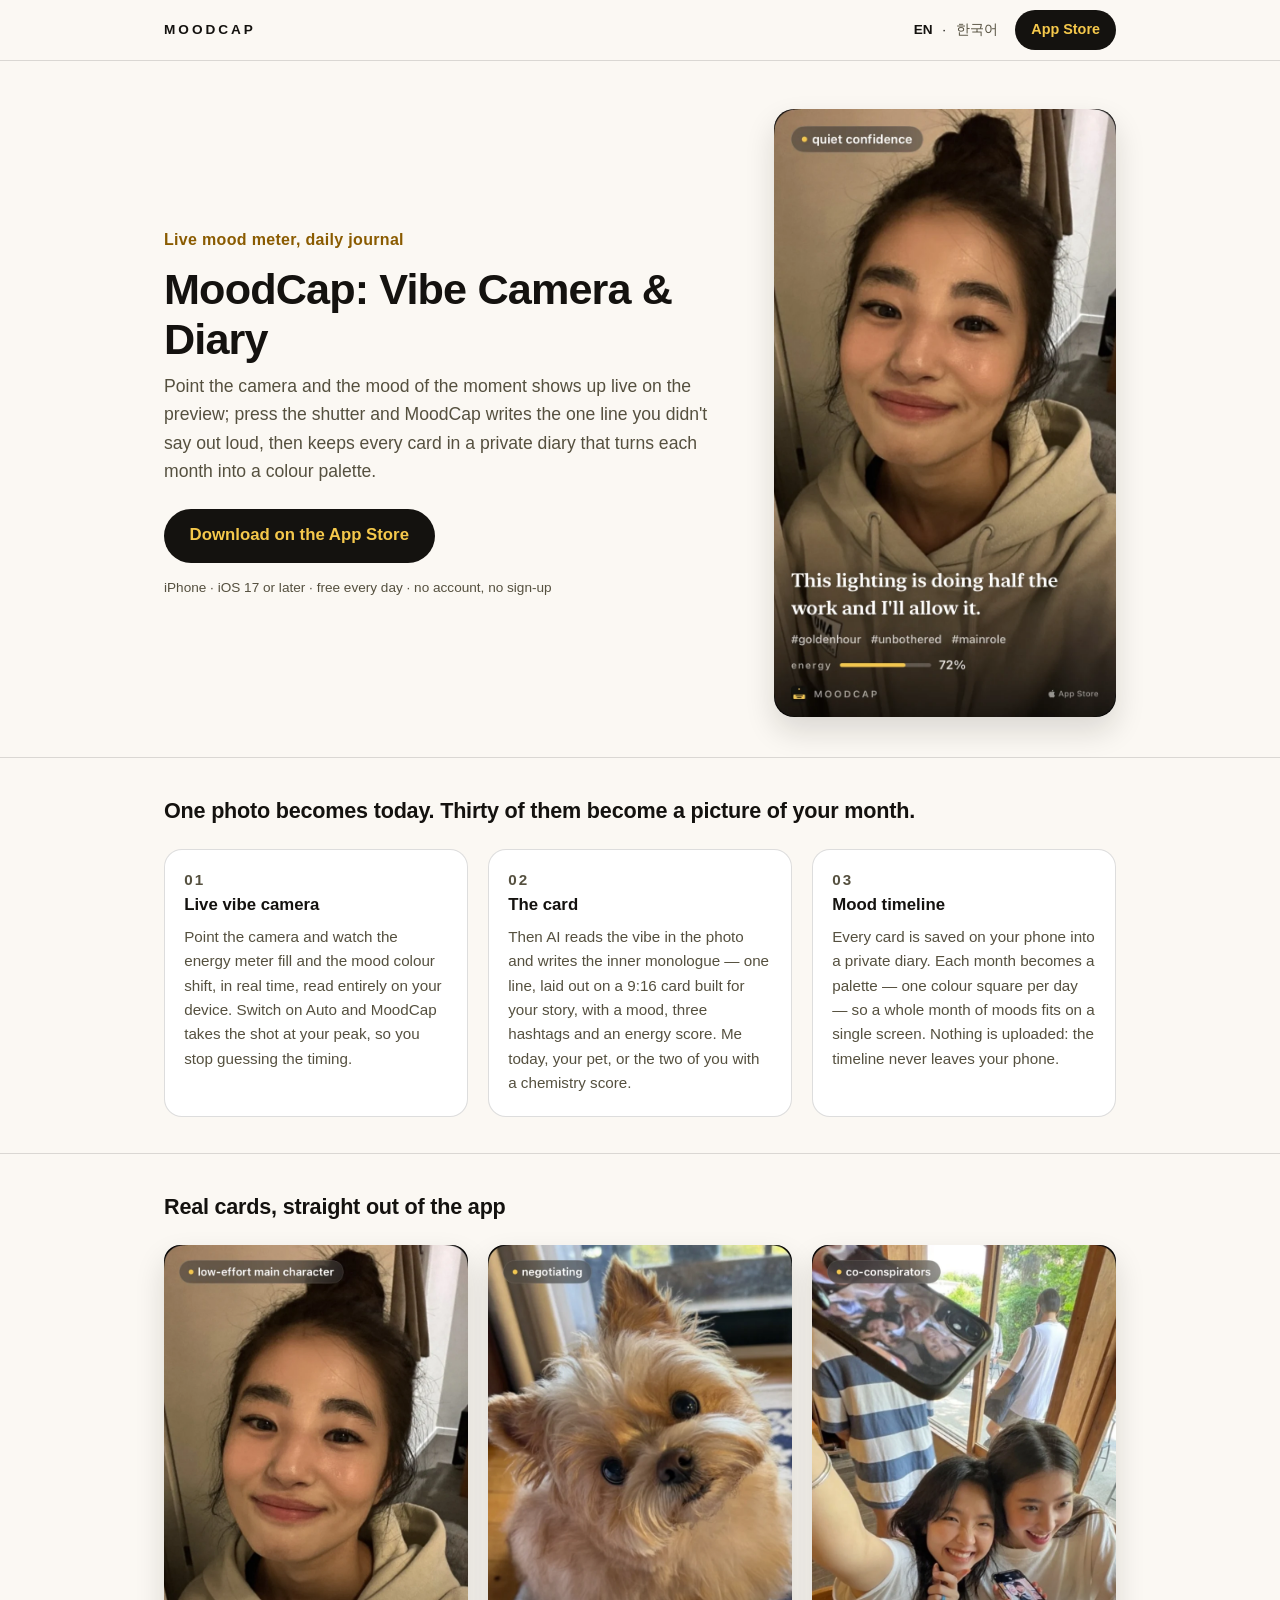
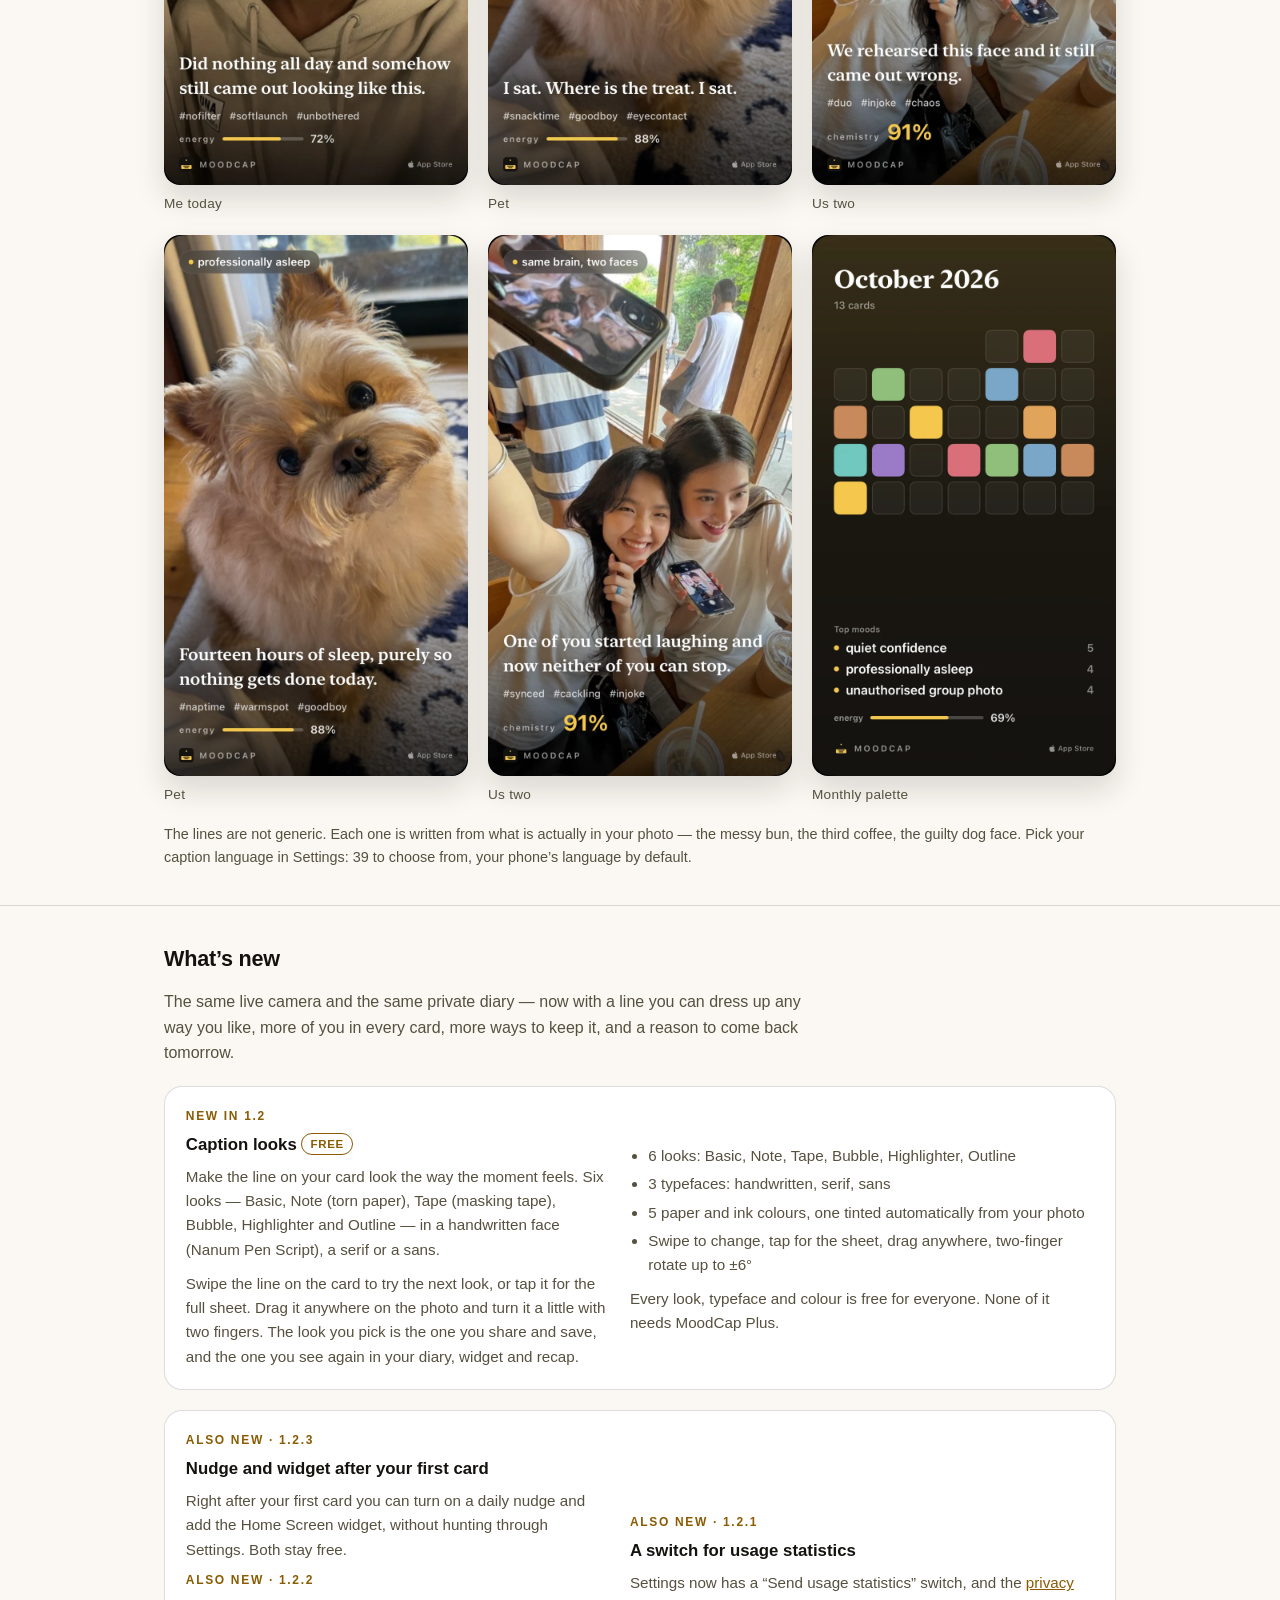
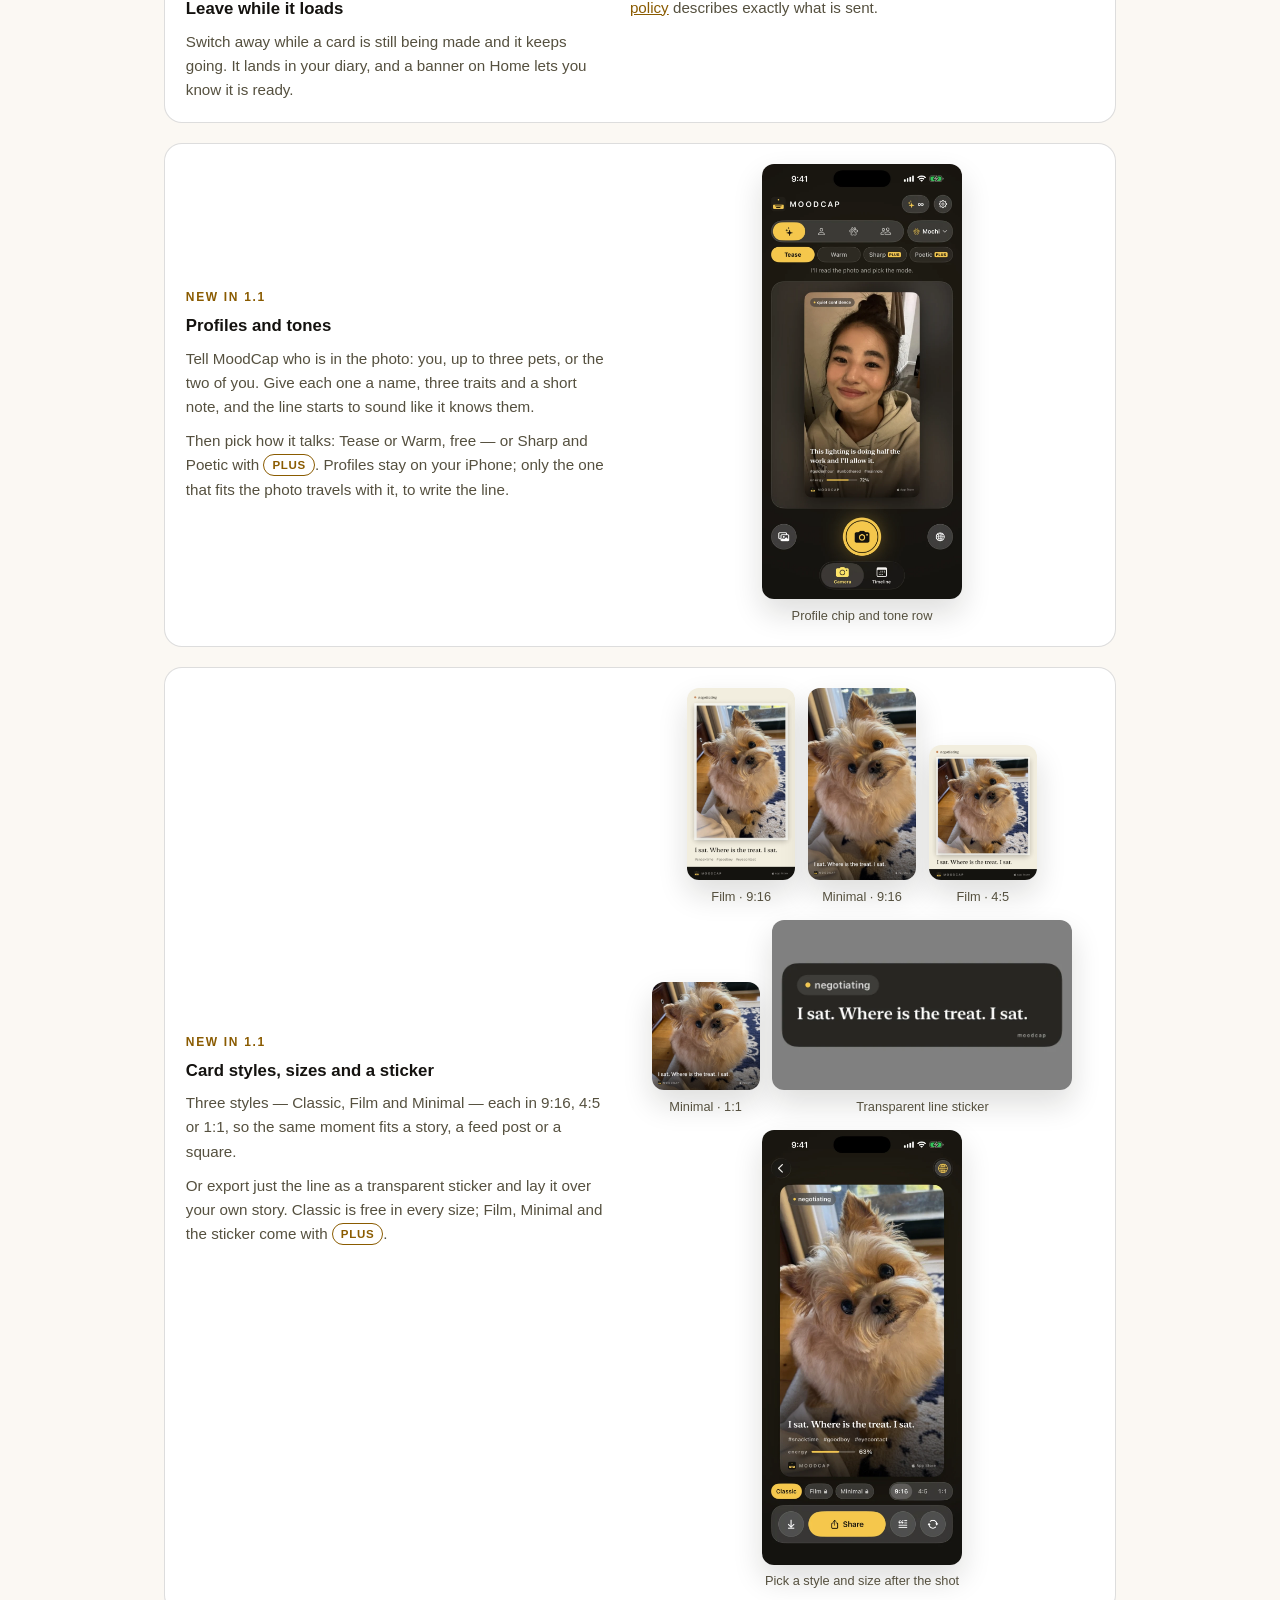
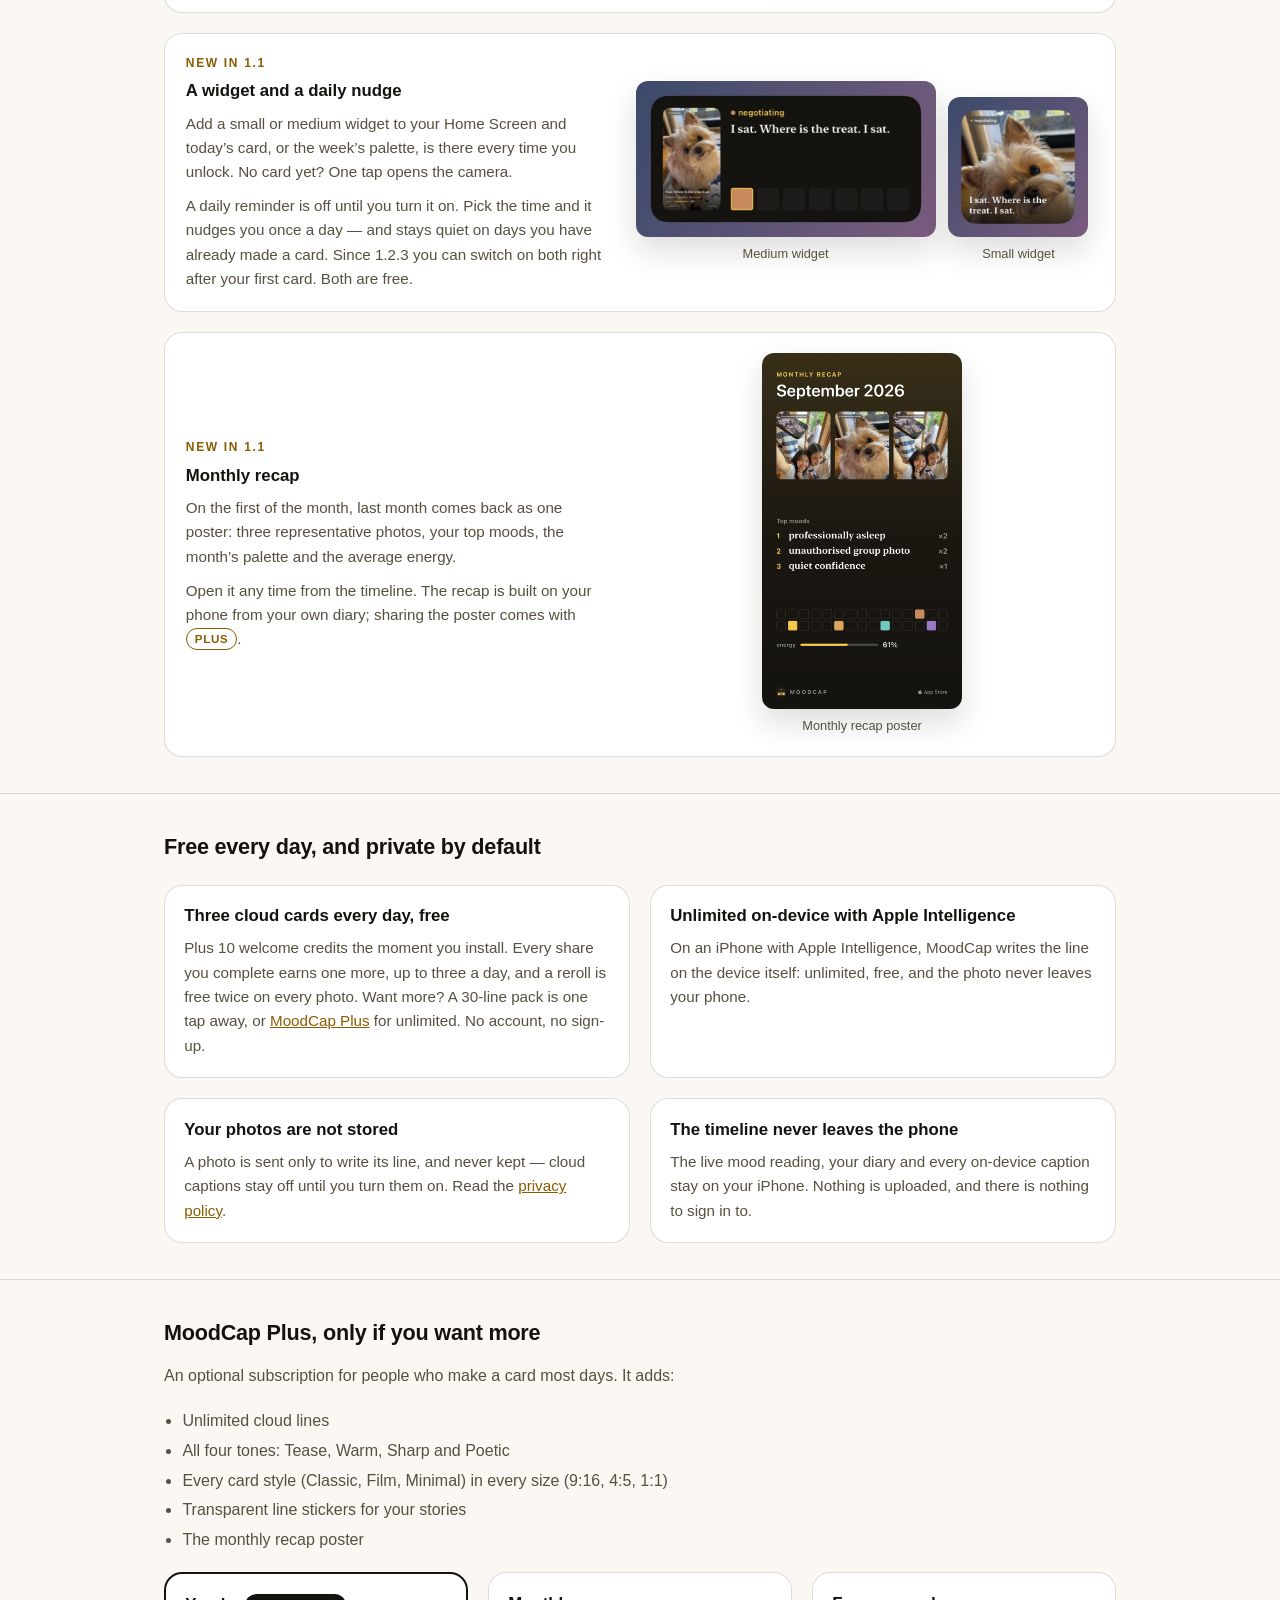
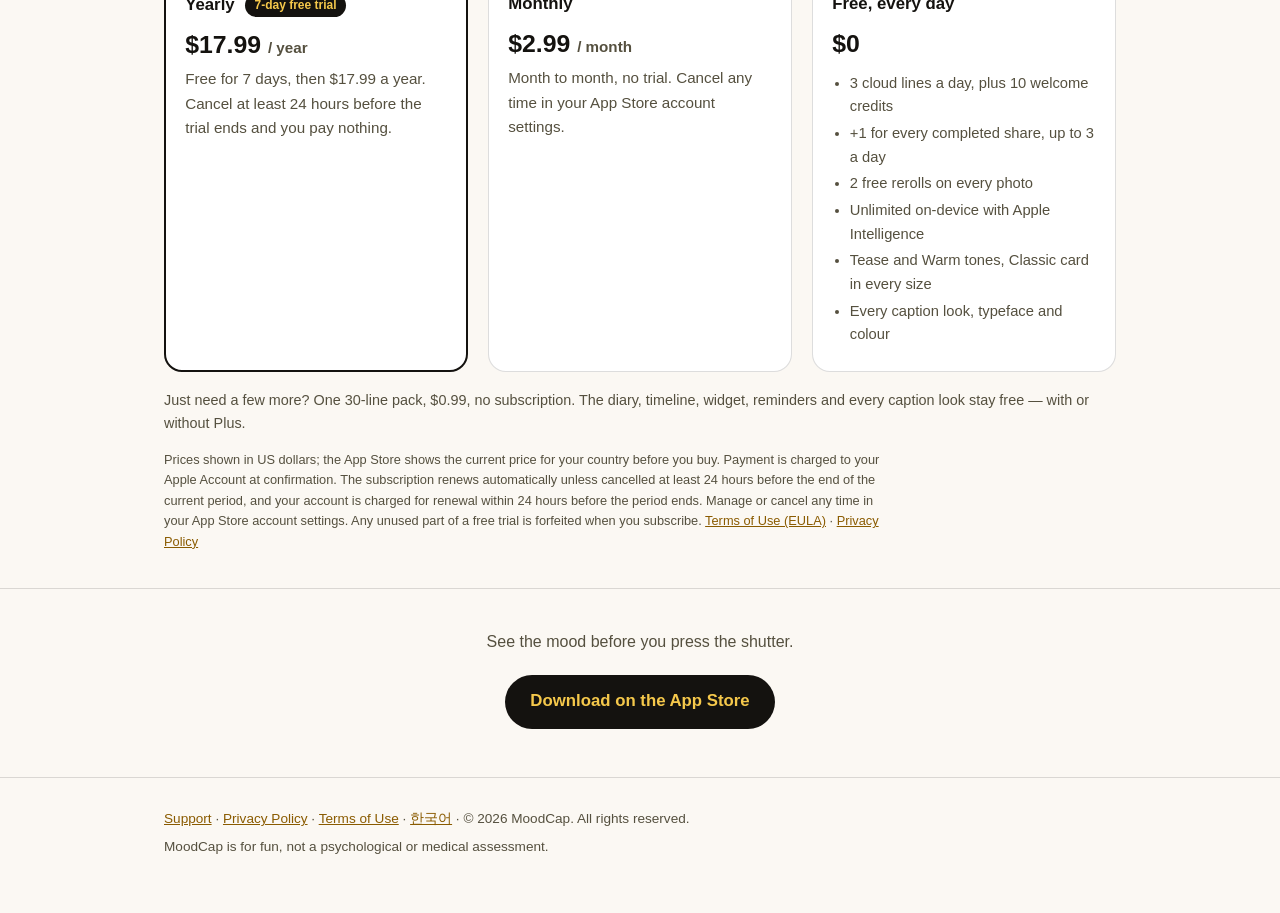
<file: index.html>
<!doctype html>
<html lang="en">
<head>
<meta charset="utf-8">
<meta name="viewport" content="width=device-width, initial-scale=1">
<title>MoodCap: Vibe Camera &amp; Diary</title>
<meta name="description" content="Your camera reads the room before you press the shutter. MoodCap shows the mood live, writes the one line you didn't say out loud, and keeps every card in a private diary that turns each month into a colour palette.">
<link rel="canonical" href="https://richoh86.github.io/moodcap-site/">
<link rel="alternate" hreflang="en" href="https://richoh86.github.io/moodcap-site/">
<link rel="alternate" hreflang="ko" href="https://richoh86.github.io/moodcap-site/ko/">
<link rel="alternate" hreflang="x-default" href="https://richoh86.github.io/moodcap-site/">
<meta property="og:type" content="website">
<meta property="og:site_name" content="MoodCap">
<meta property="og:title" content="MoodCap: Vibe Camera &amp; Diary">
<meta property="og:description" content="See the mood before you press the shutter, then watch a month of them turn into one colour palette. Free every day, unlimited on-device with Apple Intelligence.">
<meta property="og:url" content="https://richoh86.github.io/moodcap-site/">
<meta property="og:image" content="https://richoh86.github.io/moodcap-site/assets/app-icon-1024.png">
<meta property="og:image:width" content="1024">
<meta property="og:image:height" content="1024">
<meta property="og:image:alt" content="The MoodCap app icon: a yellow caption bar under a small yellow dot on a dark background.">
<meta property="og:locale" content="en_US">
<meta property="og:locale:alternate" content="ko_KR">
<meta name="twitter:card" content="summary">
<meta name="twitter:title" content="MoodCap: Vibe Camera &amp; Diary">
<meta name="twitter:description" content="See the mood before you press the shutter, then watch a month of them turn into one colour palette.">
<meta name="twitter:image" content="https://richoh86.github.io/moodcap-site/assets/app-icon-1024.png">
<meta name="twitter:image:alt" content="The MoodCap app icon: a yellow caption bar under a small yellow dot on a dark background.">
<meta name="theme-color" content="#14120F">
<link rel="icon" type="image/png" sizes="32x32" href="assets/favicon-32.png">
<link rel="icon" type="image/png" sizes="192x192" href="assets/icon-192.png">
<link rel="apple-touch-icon" href="assets/apple-touch-icon.png">
<style>
  /* Brand values come from Sources/App/BrandTheme.swift — ink #14120F,
     raised surface #221E19, subtitle yellow #F5C84B. */
  :root {
    color-scheme: dark light;
    --ink: #14120F;
    --raised: #221E19;
    --line: rgba(255, 255, 255, 0.12);
    --text: #ffffff;
    --dim: rgba(255, 255, 255, 0.72);
    --accent: #F5C84B;
    --accent-ink: #14120F;
    --link: #F5C84B;
    --shadow: 0 18px 40px rgba(0, 0, 0, 0.45);
  }
  @media (prefers-color-scheme: light) {
    :root {
      --ink: #FBF8F3;
      --raised: #FFFFFF;
      --line: rgba(20, 18, 15, 0.14);
      --text: #14120F;
      --dim: #55503F;
      --accent: #14120F;
      --accent-ink: #F5C84B;
      --link: #8A5B00;
      --shadow: 0 14px 30px rgba(20, 18, 15, 0.14);
    }
  }
  * { box-sizing: border-box; }
  html { -webkit-text-size-adjust: 100%; }
  body {
    margin: 0;
    background: var(--ink);
    color: var(--text);
    font: 16px/1.6 -apple-system, BlinkMacSystemFont, "Segoe UI", Roboto,
      "Helvetica Neue", Arial, sans-serif;
    overflow-wrap: break-word;
  }
  .wrap { max-width: 62rem; margin: 0 auto; padding: 0 1.25rem; }
  a { color: var(--link); }
  a:focus-visible, button:focus-visible {
    outline: 3px solid var(--accent);
    outline-offset: 3px;
    border-radius: 4px;
  }
  img { max-width: 100%; height: auto; display: block; }

  header.bar {
    border-bottom: 1px solid var(--line);
    position: sticky;
    top: 0;
    background: var(--ink);
    z-index: 5;
  }
  .bar .wrap {
    display: flex;
    align-items: center;
    gap: 1rem;
    min-height: 60px;
    flex-wrap: wrap;
  }
  .wordmark {
    font-weight: 700;
    letter-spacing: 0.22em;
    font-size: 0.85rem;
    color: var(--text);
    text-decoration: none;
    margin-right: auto;
  }
  .langs { display: flex; gap: 0.5rem; align-items: center; font-size: 0.85rem; }
  .langs a { color: var(--dim); text-decoration: none; padding: 0.2rem 0.1rem; }
  .langs a[aria-current="page"] { color: var(--text); font-weight: 600; }
  .langs a:hover { color: var(--text); }

  .store {
    display: inline-block;
    background: var(--accent);
    color: var(--accent-ink);
    font-weight: 700;
    text-decoration: none;
    padding: 0.55rem 1rem;
    border-radius: 999px;
    font-size: 0.9rem;
    white-space: nowrap;
  }
  .store.big { padding: 0.85rem 1.6rem; font-size: 1.05rem; }
  .store:hover { filter: brightness(1.08); }

  .hero .wrap {
    display: grid;
    grid-template-columns: 1.25fr 0.75fr;
    gap: 2.5rem;
    align-items: center;
    padding-top: 3rem;
    padding-bottom: 2.5rem;
  }
  h1 { font-size: clamp(1.9rem, 4.5vw, 2.7rem); line-height: 1.15; margin: 0 0 0.5rem; letter-spacing: -0.02em; }
  .kicker { color: var(--accent); font-weight: 600; margin: 0 0 0.75rem; letter-spacing: 0.02em; }
  .lede { color: var(--dim); font-size: 1.1rem; margin: 0 0 1.5rem; max-width: 34rem; }
  .meta { color: var(--dim); font-size: 0.85rem; margin: 0.9rem 0 0; }
  .hero-card img { border-radius: 20px; box-shadow: var(--shadow); margin: 0 auto; }

  section { padding: 2.25rem 0; border-top: 1px solid var(--line); }
  h2 { font-size: 1.35rem; margin: 0 0 1.25rem; letter-spacing: -0.01em; }
  h3 { font-size: 1.05rem; margin: 0 0 0.4rem; }
  .three { display: grid; grid-template-columns: repeat(3, 1fr); gap: 1.25rem; }
  .three article {
    background: var(--raised);
    border: 1px solid var(--line);
    border-radius: 18px;
    padding: 1.1rem 1.2rem 1.3rem;
  }
  .three p { color: var(--dim); margin: 0; font-size: 0.95rem; }
  .step { color: var(--accent); font-size: 0.75rem; font-weight: 700; letter-spacing: 0.14em; }

  @media (prefers-color-scheme: light) {
    .kicker, .step { color: var(--link); }
  }

  .gallery {
    display: grid;
    grid-template-columns: repeat(3, minmax(0, 1fr));
    gap: 1.25rem;
  }
  .gallery figure { margin: 0; }
  .gallery img { border-radius: 16px; box-shadow: var(--shadow); width: 100%; }
  .gallery figcaption {
    color: var(--dim);
    font-size: 0.85rem;
    margin-top: 0.5rem;
    letter-spacing: 0.02em;
  }
  .note { color: var(--dim); font-size: 0.9rem; margin: 1.1rem 0 0; }

  .facts { display: grid; grid-template-columns: 1fr 1fr; gap: 1.25rem; }
  .facts div {
    background: var(--raised);
    border: 1px solid var(--line);
    border-radius: 18px;
    padding: 1.1rem 1.2rem 1.2rem;
  }
  .facts p { color: var(--dim); margin: 0.35rem 0 0; font-size: 0.95rem; }
  .intro { color: var(--dim); margin: -0.5rem 0 1.25rem; max-width: 40rem; }

  /* What's new */
  .new { display: grid; gap: 1.25rem; }
  .feature {
    display: grid;
    grid-template-columns: minmax(0, 0.95fr) minmax(0, 1.05fr);
    gap: 1.5rem;
    align-items: center;
    background: var(--raised);
    border: 1px solid var(--line);
    border-radius: 18px;
    padding: 1.25rem 1.3rem;
  }
  .feature p { color: var(--dim); margin: 0 0 0.6rem; font-size: 0.95rem; }
  .feature p:last-child { margin-bottom: 0; }
  .feature .step { color: var(--accent); margin: 0 0 0.35rem; font-size: 0.75rem; }
  .feature .perks { font-size: 0.95rem; margin-bottom: 0.6rem; }
  @media (prefers-color-scheme: light) {
    .feature .step { color: var(--link); }
  }
  .tag {
    display: inline-block;
    font-size: 0.72rem;
    font-weight: 700;
    letter-spacing: 0.06em;
    color: var(--accent);
    border: 1px solid currentColor;
    border-radius: 999px;
    padding: 0.05rem 0.5rem;
    vertical-align: 0.12em;
  }
  .shots {
    display: flex;
    gap: 0.8rem;
    align-items: flex-end;
    justify-content: center;
    flex-wrap: wrap;
  }
  .shots figure { margin: 0; min-width: 0; }
  .shots img { border-radius: 12px; box-shadow: var(--shadow); width: 100%; }
  .shots figcaption { color: var(--dim); font-size: 0.8rem; margin-top: 0.4rem; text-align: center; }
  .s-phone { flex: 0 1 200px; }
  .s-card { flex: 0 1 108px; }
  .s-wide { flex: 0 1 300px; }
  .s-small { flex: 0 1 140px; }

  /* MoodCap Plus */
  .perks { color: var(--dim); padding-left: 1.15rem; margin: 0; }
  .perks li { margin: 0.25rem 0; }
  .plans { display: grid; grid-template-columns: repeat(3, 1fr); gap: 1.25rem; margin-top: 1.25rem; }
  .plan {
    background: var(--raised);
    border: 1px solid var(--line);
    border-radius: 18px;
    padding: 1.1rem 1.2rem 1.3rem;
  }
  .plan.best { border: 2px solid var(--accent); }
  .plan p { color: var(--dim); margin: 0; font-size: 0.95rem; }
  .plan ul { color: var(--dim); padding-left: 1.1rem; margin: 0.5rem 0 0; font-size: 0.92rem; }
  .plan li { margin: 0.2rem 0; }
  .plan .price { font-size: 1.55rem; font-weight: 700; color: var(--text); margin: 0.35rem 0 0.15rem; }
  .plan .price small { font-size: 0.95rem; font-weight: 600; color: var(--dim); }
  .badge {
    display: inline-block;
    background: var(--accent);
    color: var(--accent-ink);
    font-weight: 700;
    font-size: 0.75rem;
    border-radius: 999px;
    padding: 0.1rem 0.6rem;
    margin-left: 0.35rem;
    vertical-align: 0.1em;
  }
  .fine { color: var(--dim); font-size: 0.8rem; margin: 0.9rem 0 0; max-width: 46rem; }

  @media (prefers-color-scheme: light) {
    .tag { color: var(--link); }
  }

  .cta { text-align: center; padding: 2.5rem 0 3rem; border-top: 1px solid var(--line); }
  .cta p { color: var(--dim); margin: 0 0 1.25rem; }

  footer {
    border-top: 1px solid var(--line);
    padding: 1.5rem 0 3rem;
    color: var(--dim);
    font-size: 0.85rem;
  }
  footer p { margin: 0.4rem 0; }

  @media (max-width: 860px) {
    .hero .wrap { grid-template-columns: 1fr; gap: 1.75rem; padding-top: 2rem; }
    .three { grid-template-columns: 1fr; }
    .facts { grid-template-columns: 1fr; }
    .feature { grid-template-columns: 1fr; }
    .plans { grid-template-columns: 1fr; }
    .hero-card img { max-width: 260px; }
  }
  @media (max-width: 640px) {
    .gallery {
      display: flex;
      overflow-x: auto;
      scroll-snap-type: x mandatory;
      gap: 1rem;
      padding-bottom: 0.75rem;
    }
    .gallery figure { flex: 0 0 62vw; scroll-snap-align: start; }
  }
</style>
</head>
<body>

<header class="bar">
  <div class="wrap">
    <a class="wordmark" href="index.html">MOODCAP</a>
    <nav class="langs" aria-label="Language">
      <a href="index.html" aria-current="page" lang="en">EN</a>
      <span aria-hidden="true">·</span>
      <a href="ko/index.html" lang="ko" hreflang="ko">한국어</a>
    </nav>
    <a class="store" href="https://apps.apple.com/app/apple-store/id6801974284?pt=119467638&amp;ct=site&amp;mt=8">App&nbsp;Store</a>
  </div>
</header>

<main>

  <div class="hero">
    <div class="wrap">
      <div>
        <p class="kicker">Live mood meter, daily journal</p>
        <h1>MoodCap: Vibe Camera &amp; Diary</h1>
        <p class="lede">Point the camera and the mood of the moment shows up live on the
          preview; press the shutter and MoodCap writes the one line you didn't say out loud, then
          keeps every card in a private diary that turns each month into a colour palette.</p>
        <a class="store big" href="https://apps.apple.com/app/apple-store/id6801974284?pt=119467638&amp;ct=site&amp;mt=8">Download on the App Store</a>
        <p class="meta">iPhone · iOS 17 or later · free every day · no account, no sign-up</p>
      </div>
      <div class="hero-card">
        <img src="assets/release-1.2.3/en/gallery-solo-1.webp" width="760" height="1352"
             alt="A MoodCap card. Mood: quiet confidence. The line reads &ldquo;This lighting is doing half the work and I'll allow it.&rdquo; with #goldenhour #unbothered #mainrole and an energy score of 72%.">
      </div>
    </div>
  </div>

  <section id="how">
    <div class="wrap">
      <h2>One photo becomes today. Thirty of them become a picture of your month.</h2>
      <div class="three">
        <article>
          <p class="step">01</p>
          <h3>Live vibe camera</h3>
          <p>Point the camera and watch the energy meter fill and the mood colour shift, in
            real time, read entirely on your device. Switch on Auto and MoodCap takes the shot
            at your peak, so you stop guessing the timing.</p>
        </article>
        <article>
          <p class="step">02</p>
          <h3>The card</h3>
          <p>Then AI reads the vibe in the photo and writes the inner monologue &mdash; one line, laid out on a
            9:16 card built for your story, with a mood, three hashtags and an energy score.
            Me today, your pet, or the two of you with a chemistry score.</p>
        </article>
        <article>
          <p class="step">03</p>
          <h3>Mood timeline</h3>
          <p>Every card is saved on your phone into a private diary. Each month becomes a
            palette &mdash; one colour square per day &mdash; so a whole month of moods fits on
            a single screen. Nothing is uploaded: the timeline never leaves your phone.</p>
        </article>
      </div>
    </div>
  </section>

  <section id="cards">
    <div class="wrap">
      <h2>Real cards, straight out of the app</h2>
      <div class="gallery">
        <figure>
          <img loading="lazy" src="assets/release-1.2.3/en/gallery-solo-2.webp" width="760" height="1352"
               alt="Mood: low-effort main character. &ldquo;Did nothing all day and somehow still came out looking like this.&rdquo; Energy 72%.">
          <figcaption>Me today</figcaption>
        </figure>
        <figure>
          <img loading="lazy" src="assets/release-1.2.3/en/gallery-pet-1.webp" width="760" height="1352"
               alt="Mood: negotiating. &ldquo;I sat. Where is the treat. I sat.&rdquo; Energy 88%.">
          <figcaption>Pet</figcaption>
        </figure>
        <figure>
          <img loading="lazy" src="assets/release-1.2.3/en/gallery-duo-1.webp" width="760" height="1352"
               alt="Mood: co-conspirators. &ldquo;We rehearsed this face and it still came out wrong.&rdquo; with a chemistry score of 91%.">
          <figcaption>Us two</figcaption>
        </figure>
        <figure>
          <img loading="lazy" src="assets/release-1.2.3/en/gallery-pet-2.webp" width="760" height="1352"
               alt="Mood: professionally asleep. &ldquo;Fourteen hours of sleep, purely so nothing gets done today.&rdquo; Energy 88%.">
          <figcaption>Pet</figcaption>
        </figure>
        <figure>
          <img loading="lazy" src="assets/release-1.2.3/en/gallery-duo-2.webp" width="760" height="1352"
               alt="Mood: same brain, two faces. &ldquo;One of you started laughing and now neither of you can stop.&rdquo; Chemistry 91%.">
          <figcaption>Us two</figcaption>
        </figure>
        <figure>
          <img loading="lazy" src="assets/release-1.2.3/en/gallery-palette.webp" width="760" height="1352"
               alt="The monthly palette card for October 2026 (sample month): 13 cards, one colour square per day, top moods quiet confidence, professionally asleep and unauthorised group photo, average energy 69%.">
          <figcaption>Monthly palette</figcaption>
        </figure>
      </div>
      <p class="note">The lines are not generic. Each one is written from what is actually in
        your photo &mdash; the messy bun, the third coffee, the guilty dog face. Pick your caption
        language in Settings: 39 to choose from, your phone&rsquo;s language by default.</p>
    </div>
  </section>

  <section id="new">
    <div class="wrap">
      <h2>What&rsquo;s new</h2>
      <p class="intro">The same live camera and the same private diary &mdash; now with a line you can
        dress up any way you like, more of you in every card, more ways to keep it, and a reason to
        come back tomorrow.</p>
      <div class="new">

        <article class="feature">
          <div>
            <p class="step">NEW IN 1.2</p>
            <h3>Caption looks <span class="tag">FREE</span></h3>
            <p>Make the line on your card look the way the moment feels. Six looks &mdash; Basic,
              Note (torn paper), Tape (masking tape), Bubble, Highlighter and Outline &mdash; in a
              handwritten face (Nanum Pen Script), a serif or a sans.</p>
            <p>Swipe the line on the card to try the next look, or tap it for the full sheet. Drag
              it anywhere on the photo and turn it a little with two fingers. The look you pick is the
              one you share and save, and the one you see again in your diary, widget and recap.</p>
          </div>
          <div>
            <ul class="perks">
              <li>6 looks: Basic, Note, Tape, Bubble, Highlighter, Outline</li>
              <li>3 typefaces: handwritten, serif, sans</li>
              <li>5 paper and ink colours, one tinted automatically from your photo</li>
              <li>Swipe to change, tap for the sheet, drag anywhere, two-finger rotate up to &plusmn;6&deg;</li>
            </ul>
            <p>Every look, typeface and colour is free for everyone. None of it needs
              MoodCap Plus.</p>
          </div>
        </article>

        <article class="feature">
          <div>
            <p class="step">ALSO NEW &middot; 1.2.3</p>
            <h3>Nudge and widget after your first card</h3>
            <p>Right after your first card you can turn on a daily nudge and add the Home Screen
              widget, without hunting through Settings. Both stay free.</p>
            <p class="step">ALSO NEW &middot; 1.2.2</p>
            <h3>Leave while it loads</h3>
            <p>Switch away while a card is still being made and it keeps going. It lands in your
              diary, and a banner on Home lets you know it is ready.</p>
          </div>
          <div>
            <p class="step">ALSO NEW &middot; 1.2.1</p>
            <h3>A switch for usage statistics</h3>
            <p>Settings now has a &ldquo;Send usage statistics&rdquo; switch, and the
              <a href="privacy.html">privacy policy</a> describes exactly what is sent.</p>
          </div>
        </article>

        <article class="feature">
          <div>
            <p class="step">NEW IN 1.1</p>
            <h3>Profiles and tones</h3>
            <p>Tell MoodCap who is in the photo: you, up to three pets, or the two of you. Give
              each one a name, three traits and a short note, and the line starts to sound like it
              knows them.</p>
            <p>Then pick how it talks: Tease or Warm, free &mdash; or Sharp and Poetic with
              <span class="tag">PLUS</span>. Profiles stay on your iPhone; only the one that
              fits the photo travels with it, to write the line.</p>
          </div>
          <div class="shots">
            <figure class="s-phone">
              <img loading="lazy" src="assets/release-1.2.3/en/home.webp" width="760" height="1652"
                   alt="The MoodCap home screen. Next to the mode switch, a profile chip reads Mochi, and a row of tones offers Tease, Warm, Sharp and Poetic, the last two marked Plus. Below, a card of a smiling woman in a hoodie reads &ldquo;This lighting is doing half the work and I'll allow it.&rdquo;, with the shutter button and the Camera and Timeline tabs.">
              <figcaption>Profile chip and tone row</figcaption>
            </figure>
          </div>
        </article>

        <article class="feature">
          <div>
            <p class="step">NEW IN 1.1</p>
            <h3>Card styles, sizes and a sticker</h3>
            <p>Three styles &mdash; Classic, Film and Minimal &mdash; each in 9:16, 4:5 or 1:1, so
              the same moment fits a story, a feed post or a square.</p>
            <p>Or export just the line as a transparent sticker and lay it over your own story.
              Classic is free in every size; Film, Minimal and the sticker come with
              <span class="tag">PLUS</span>.</p>
          </div>
          <div class="shots">
            <figure class="s-card">
              <img loading="lazy" src="assets/release-1.2.3/en/card-film-9x16.webp" width="760" height="1352"
                   alt="A Film-style card in 9:16: a cream frame around a photo of a small, shaggy dog tilting its head, the mood &ldquo;negotiating&rdquo; above and the line &ldquo;I sat. Where is the treat. I sat.&rdquo; with three hashtags below.">
              <figcaption>Film · 9:16</figcaption>
            </figure>
            <figure class="s-card">
              <img loading="lazy" src="assets/release-1.2.3/en/card-minimal-9x16.webp" width="760" height="1352"
                   alt="A Minimal-style card in 9:16: the same dog photo full-bleed, with only the line and a small MoodCap mark at the bottom.">
              <figcaption>Minimal · 9:16</figcaption>
            </figure>
            <figure class="s-card">
              <img loading="lazy" src="assets/release-1.2.3/en/card-film-4x5.webp" width="760" height="950"
                   alt="The Film-style card in 4:5, sized for a feed post.">
              <figcaption>Film · 4:5</figcaption>
            </figure>
            <figure class="s-card">
              <img loading="lazy" src="assets/release-1.2.3/en/card-minimal-1x1.webp" width="760" height="760"
                   alt="The Minimal-style card as a 1:1 square.">
              <figcaption>Minimal · 1:1</figcaption>
            </figure>
            <figure class="s-wide">
              <img loading="lazy" src="assets/release-1.2.3/en/sticker-classic-over-grey.webp" width="760" height="432"
                   alt="A line sticker: a dark rounded label with the mood chip &ldquo;negotiating&rdquo; and the line &ldquo;I sat. Where is the treat. I sat.&rdquo;, shown over a grey background to stand for your own story.">
              <figcaption>Transparent line sticker</figcaption>
            </figure>
            <figure class="s-phone">
              <img loading="lazy" src="assets/release-1.2.3/en/result.webp" width="760" height="1652"
                   alt="The finished card screen: the dog card with &ldquo;I sat. Where is the treat. I sat.&rdquo;, and under it a style picker with Classic selected, Film and Minimal locked, the sizes 9:16, 4:5 and 1:1, and Save, Share, caption look and reroll buttons.">
              <figcaption>Pick a style and size after the shot</figcaption>
            </figure>
          </div>
        </article>

        <article class="feature">
          <div>
            <p class="step">NEW IN 1.1</p>
            <h3>A widget and a daily nudge</h3>
            <p>Add a small or medium widget to your Home Screen and today&rsquo;s card, or the
              week&rsquo;s palette, is there every time you unlock. No card yet? One tap opens the
              camera.</p>
            <p>A daily reminder is off until you turn it on. Pick the time and it nudges you once
              a day &mdash; and stays quiet on days you have already made a card. Since 1.2.3 you can
              switch on both right after your first card. Both are free.</p>
          </div>
          <div class="shots">
            <figure class="s-wide">
              <img loading="lazy" src="assets/release-1.2.3/en/widget-medium-card.webp" width="760" height="396"
                   alt="The medium widget: a thumbnail of today's dog card, the mood &ldquo;negotiating&rdquo;, the line &ldquo;I sat. Where is the treat. I sat.&rdquo;, and a row of colour squares for this week.">
              <figcaption>Medium widget</figcaption>
            </figure>
            <figure class="s-small">
              <img loading="lazy" src="assets/release-1.2.3/en/widget-small-card.webp" width="760" height="760"
                   alt="The small widget: today's dog photo with the mood chip and the line across the bottom.">
              <figcaption>Small widget</figcaption>
            </figure>
          </div>
        </article>

        <article class="feature">
          <div>
            <p class="step">NEW IN 1.1</p>
            <h3>Monthly recap</h3>
            <p>On the first of the month, last month comes back as one poster: three
              representative photos, your top moods, the month&rsquo;s palette and the average
              energy.</p>
            <p>Open it any time from the timeline. The recap is built on your phone from your own
              diary; sharing the poster comes with <span class="tag">PLUS</span>.</p>
          </div>
          <div class="shots">
            <figure class="s-phone">
              <img loading="lazy" src="assets/release-1.2.3/en/recap-card.webp" width="760" height="1352"
                   alt="The monthly recap poster for September 2026 (sample month): three photos (two friends taking a selfie, a dog, the same selfie again), the top moods professionally asleep, unauthorised group photo and quiet confidence, a grid of colour squares for each day, and average energy 61%.">
              <figcaption>Monthly recap poster</figcaption>
            </figure>
          </div>
        </article>

      </div>
    </div>
  </section>

  <section id="free">
    <div class="wrap">
      <h2>Free every day, and private by default</h2>
      <div class="facts">
        <div>
          <h3>Three cloud cards every day, free</h3>
          <p>Plus 10 welcome credits the moment you install. Every share you complete earns one
            more, up to three a day, and a reroll is free twice on every photo. Want more? A
            30-line pack is one tap away, or <a href="#plus">MoodCap Plus</a> for unlimited.
            No account, no sign-up.</p>
        </div>
        <div>
          <h3>Unlimited on-device with Apple Intelligence</h3>
          <p>On an iPhone with Apple Intelligence, MoodCap writes the line on the device itself:
            unlimited, free, and the photo never leaves your phone.</p>
        </div>
        <div>
          <h3>Your photos are not stored</h3>
          <p>A photo is sent only to write its line, and never kept &mdash; cloud captions stay
            off until you turn them on. Read the <a href="privacy.html">privacy policy</a>.</p>
        </div>
        <div>
          <h3>The timeline never leaves the phone</h3>
          <p>The live mood reading, your diary and every on-device caption stay on your iPhone.
            Nothing is uploaded, and there is nothing to sign in to.</p>
        </div>
      </div>
    </div>
  </section>

  <section id="plus">
    <div class="wrap">
      <h2>MoodCap Plus, only if you want more</h2>
      <p class="intro">An optional subscription for people who make a card most days. It adds:</p>
      <ul class="perks">
        <li>Unlimited cloud lines</li>
        <li>All four tones: Tease, Warm, Sharp and Poetic</li>
        <li>Every card style (Classic, Film, Minimal) in every size (9:16, 4:5, 1:1)</li>
        <li>Transparent line stickers for your stories</li>
        <li>The monthly recap poster</li>
      </ul>
      <div class="plans">
        <div class="plan best">
          <h3>Yearly <span class="badge">7-day free trial</span></h3>
          <p class="price">$17.99 <small>/ year</small></p>
          <p>Free for 7 days, then $17.99 a year. Cancel at least 24 hours before the trial ends and you pay
            nothing.</p>
        </div>
        <div class="plan">
          <h3>Monthly</h3>
          <p class="price">$2.99 <small>/ month</small></p>
          <p>Month to month, no trial. Cancel any time in your App Store account settings.</p>
        </div>
        <div class="plan">
          <h3>Free, every day</h3>
          <p class="price">$0</p>
          <ul>
            <li>3 cloud lines a day, plus 10 welcome credits</li>
            <li>+1 for every completed share, up to 3 a day</li>
            <li>2 free rerolls on every photo</li>
            <li>Unlimited on-device with Apple Intelligence</li>
            <li>Tease and Warm tones, Classic card in every size</li>
            <li>Every caption look, typeface and colour</li>
          </ul>
        </div>
      </div>
      <p class="note">Just need a few more? One 30-line pack, $0.99, no subscription.
        The diary, timeline, widget, reminders and every caption look stay free &mdash; with or
        without Plus.</p>
      <p class="fine">Prices shown in US dollars; the App Store shows the current price for your
        country before you buy. Payment is charged to your Apple Account at confirmation. The subscription
        renews automatically unless cancelled at least 24 hours before the end of the current
        period, and your account is charged for renewal within 24 hours before the period ends.
        Manage or cancel any time in your App Store account settings. Any unused part of a free
        trial is forfeited when you subscribe.
        <a href="https://www.apple.com/legal/internet-services/itunes/dev/stdeula/">Terms of Use (EULA)</a> ·
        <a href="privacy.html">Privacy Policy</a></p>
    </div>
  </section>

  <div class="cta">
    <div class="wrap">
      <p>See the mood before you press the shutter.</p>
      <a class="store big" href="https://apps.apple.com/app/apple-store/id6801974284?pt=119467638&amp;ct=site&amp;mt=8">Download on the App Store</a>
    </div>
  </div>

</main>

<footer>
  <div class="wrap">
    <p><a href="support.html">Support</a> · <a href="privacy.html">Privacy Policy</a> ·
      <a href="https://www.apple.com/legal/internet-services/itunes/dev/stdeula/">Terms of Use</a> ·
      <a href="ko/index.html" lang="ko" hreflang="ko">한국어</a> ·
      © 2026 MoodCap. All rights reserved.</p>
    <p>MoodCap is for fun, not a psychological or medical assessment.</p>
  </div>
</footer>

</body>
</html>
</file>
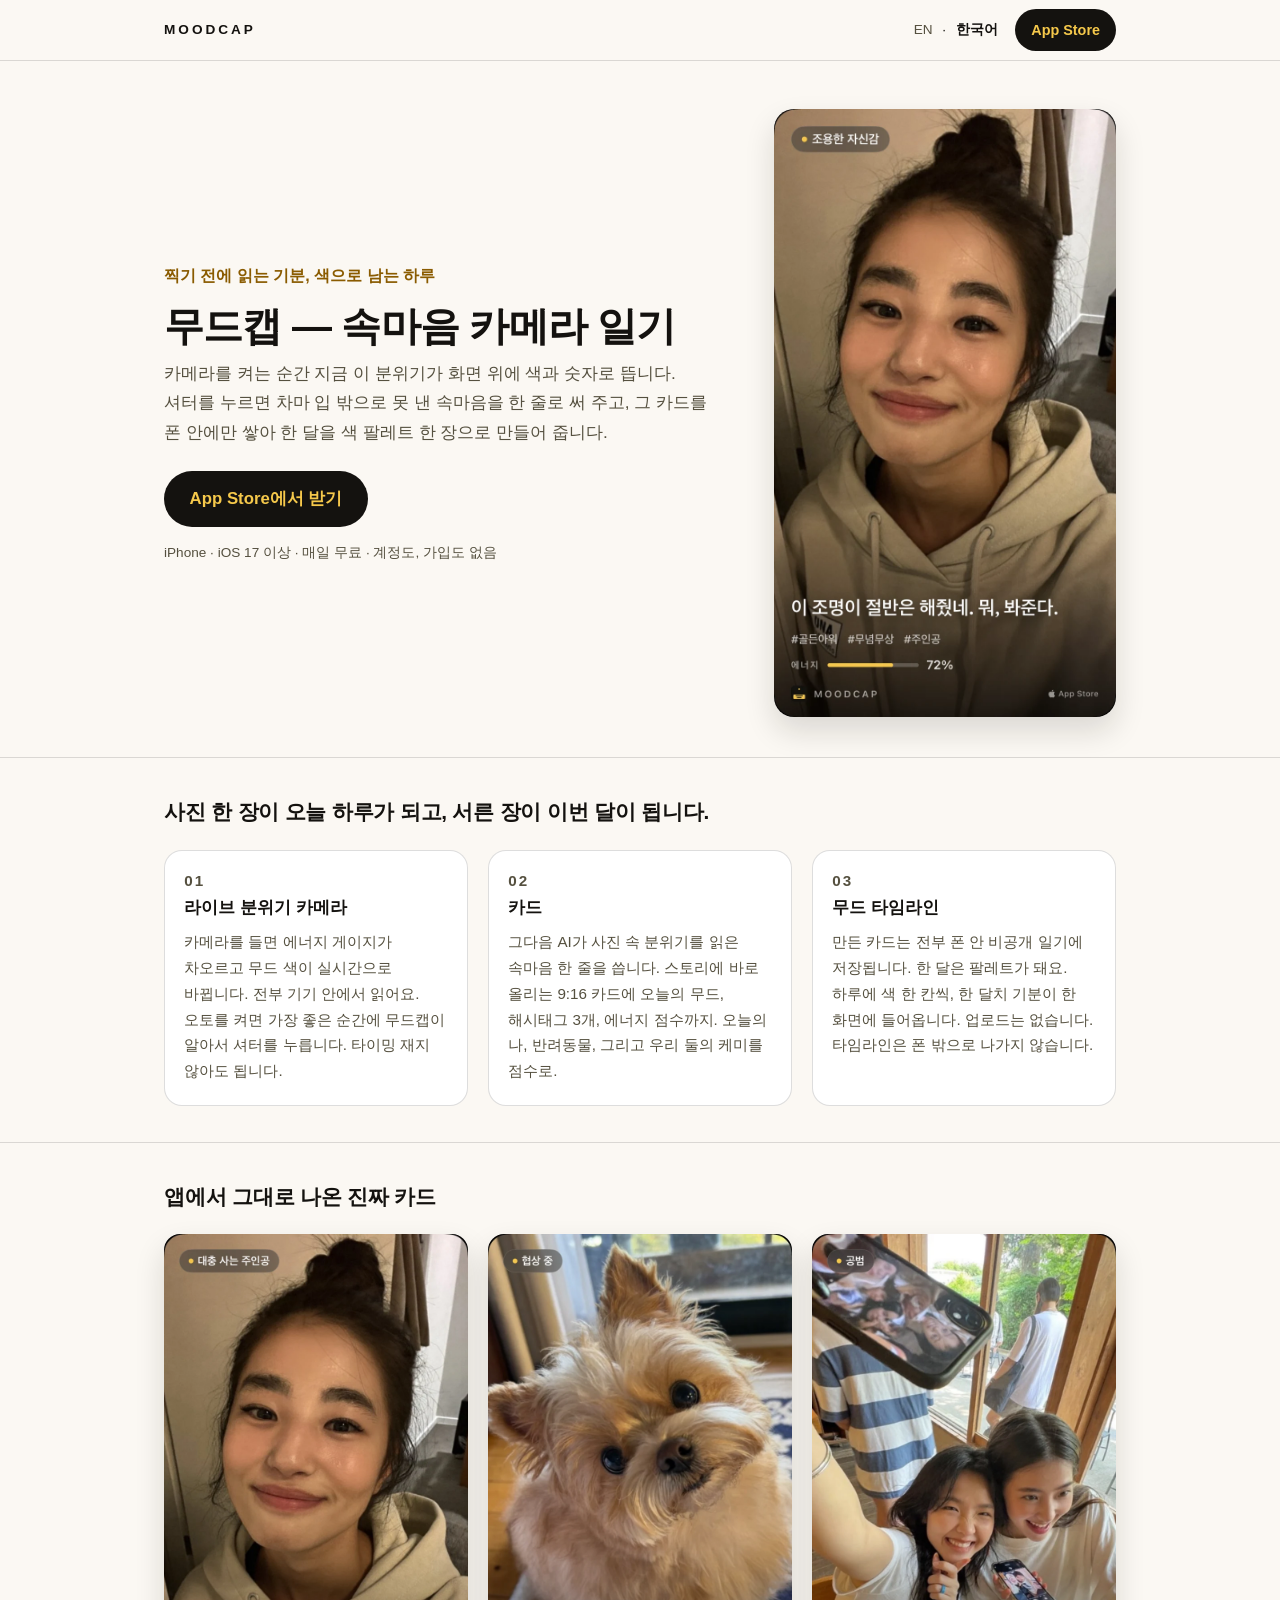
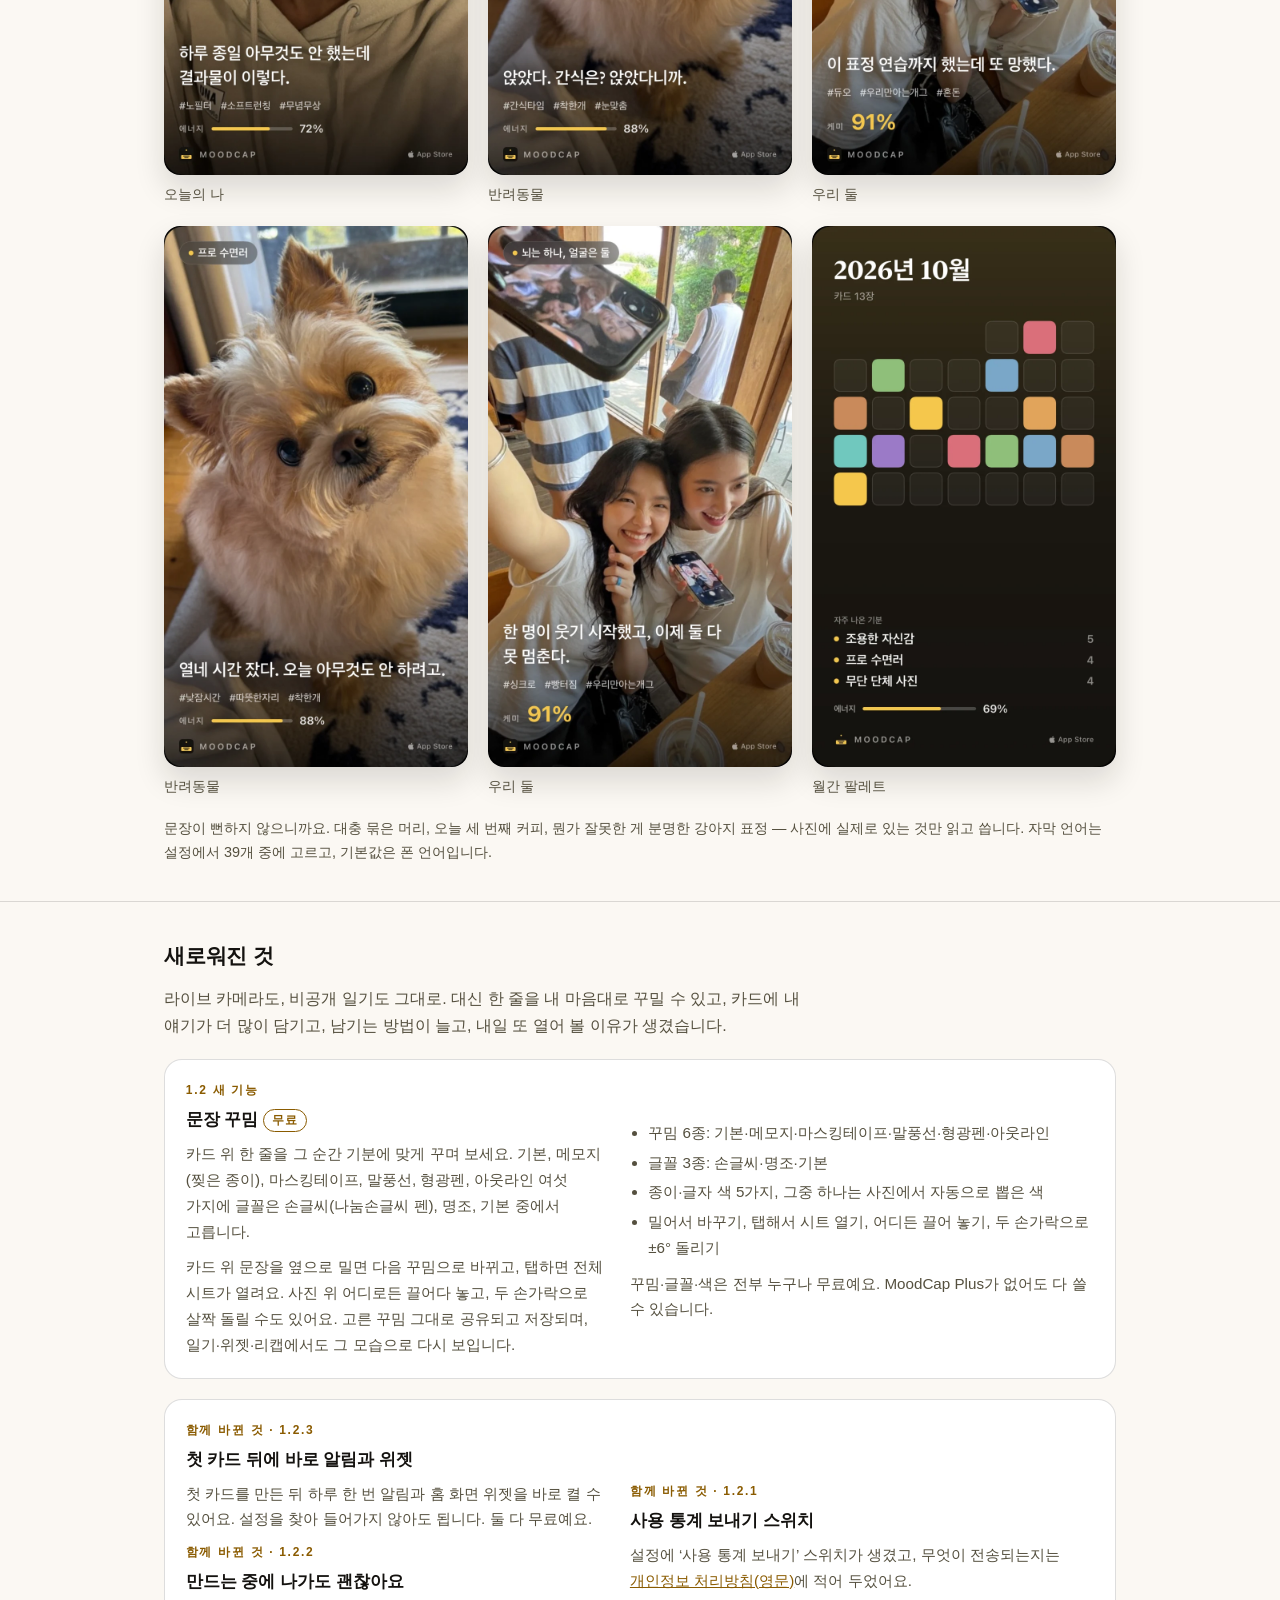
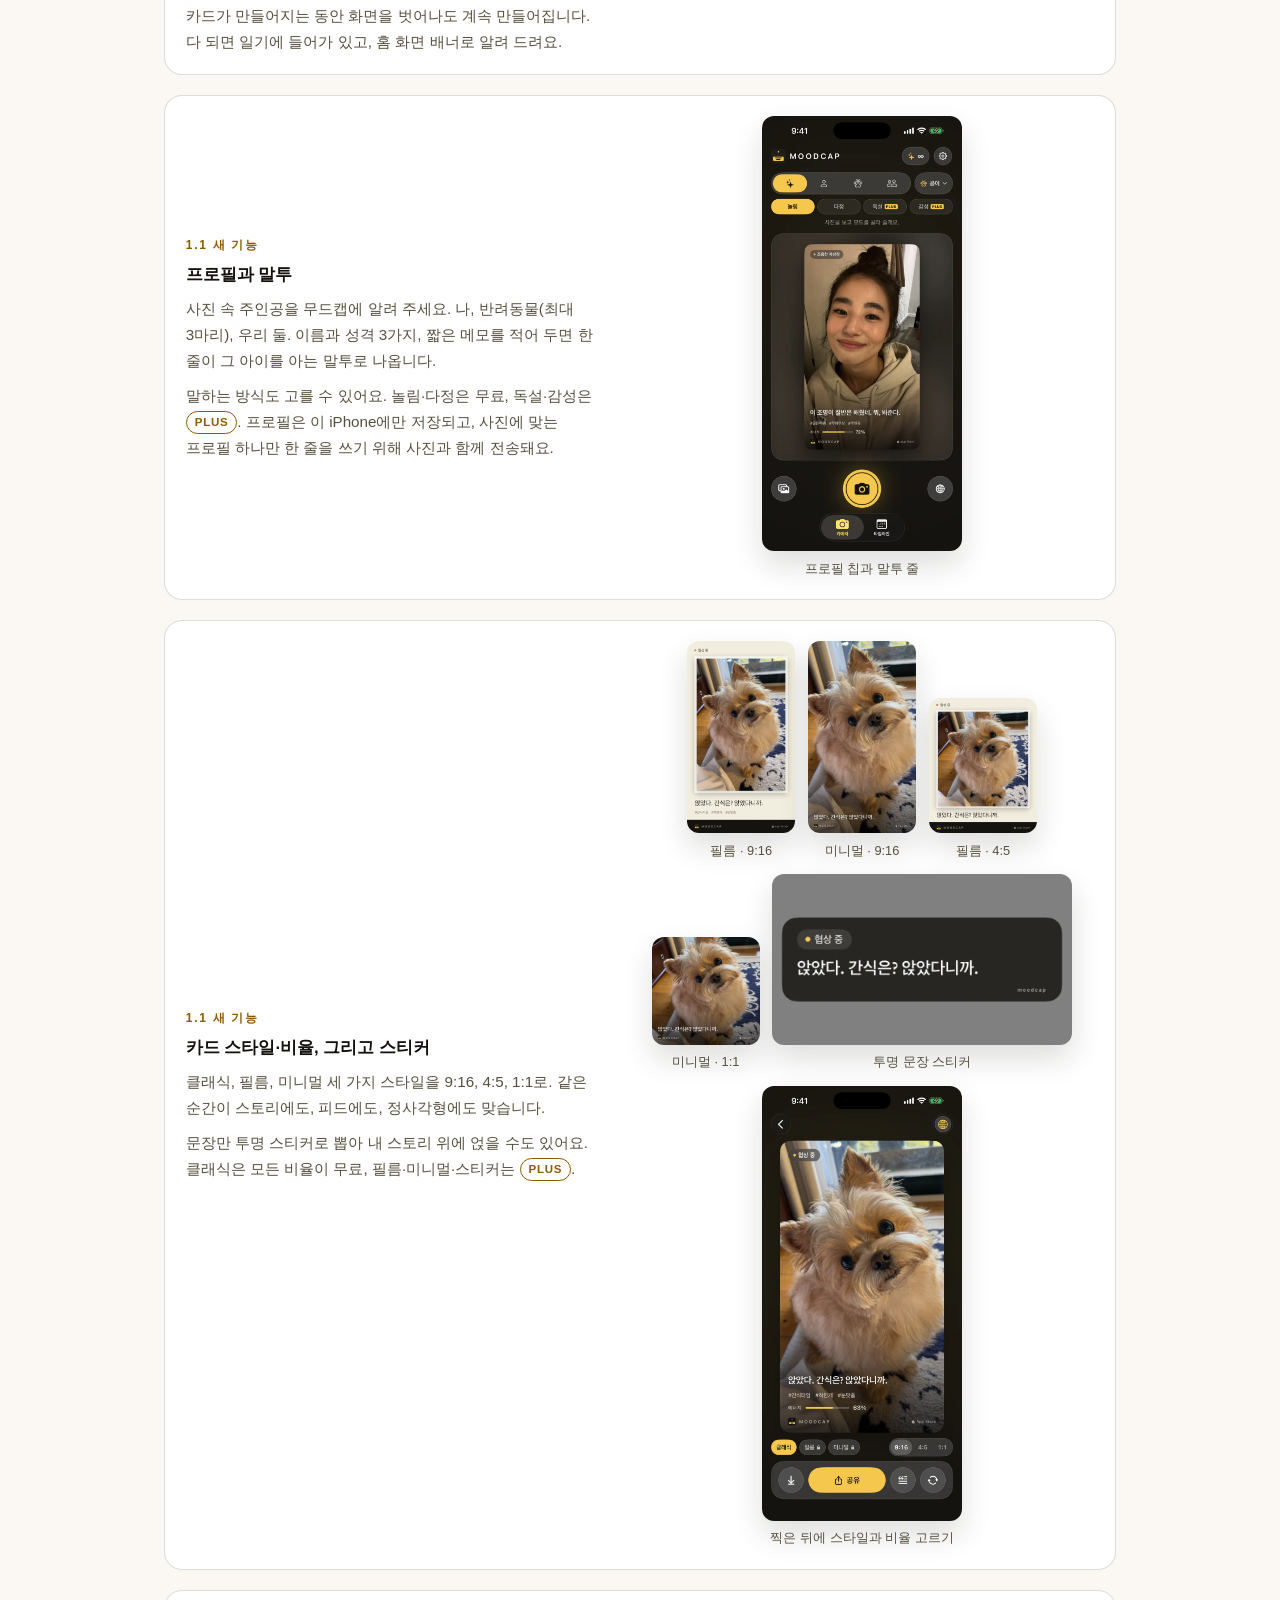
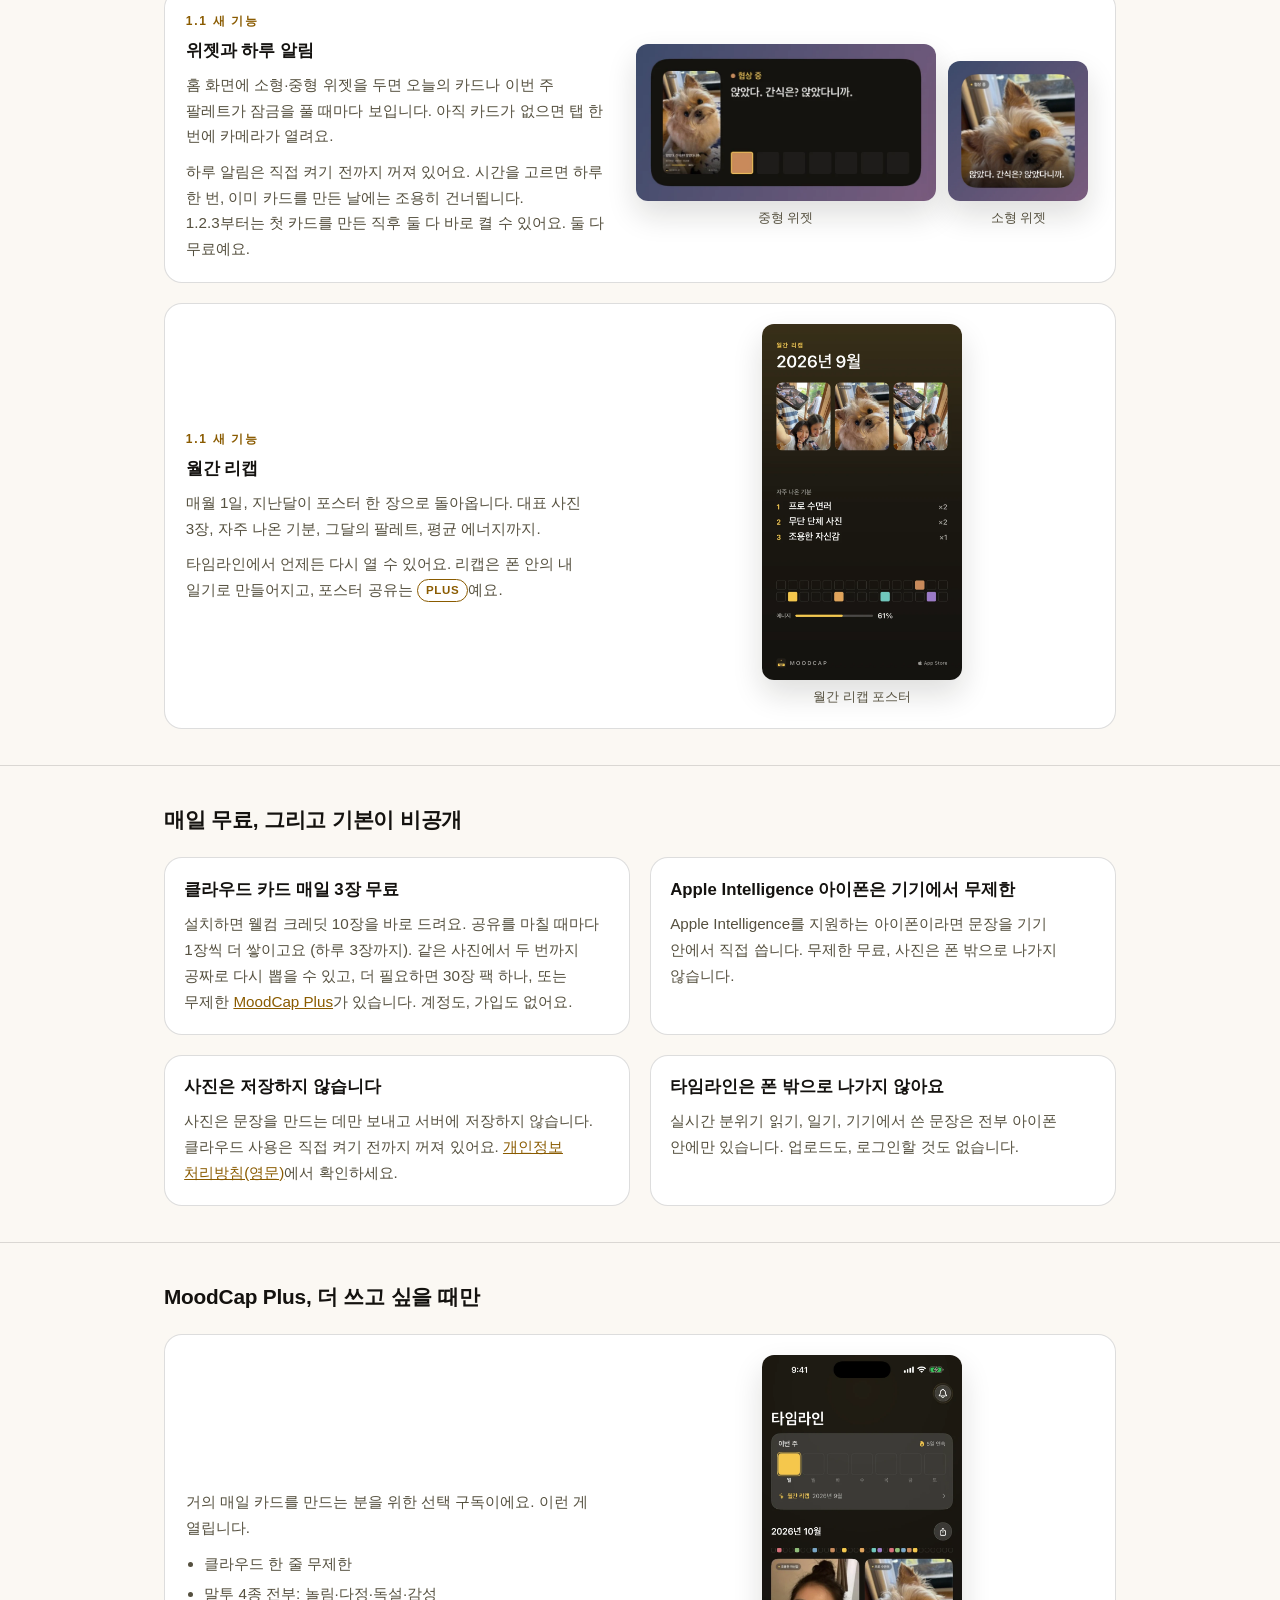
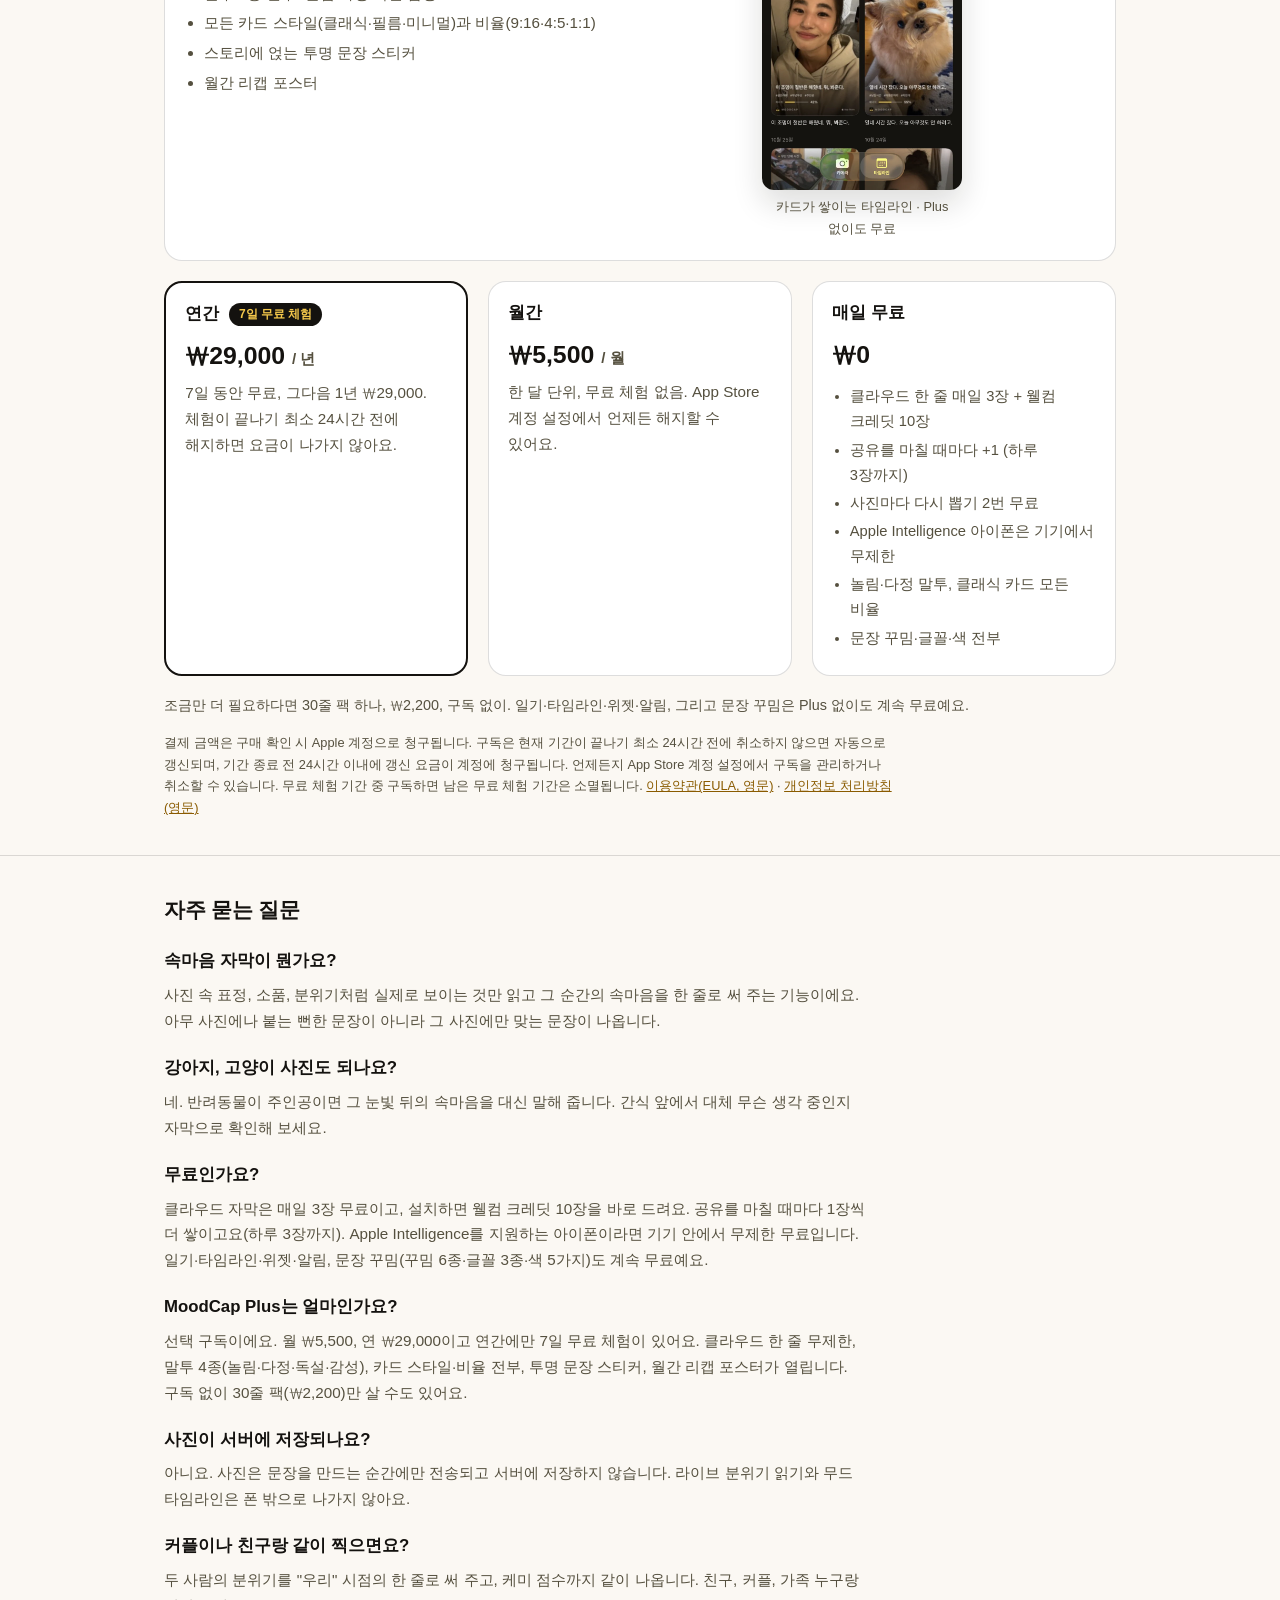
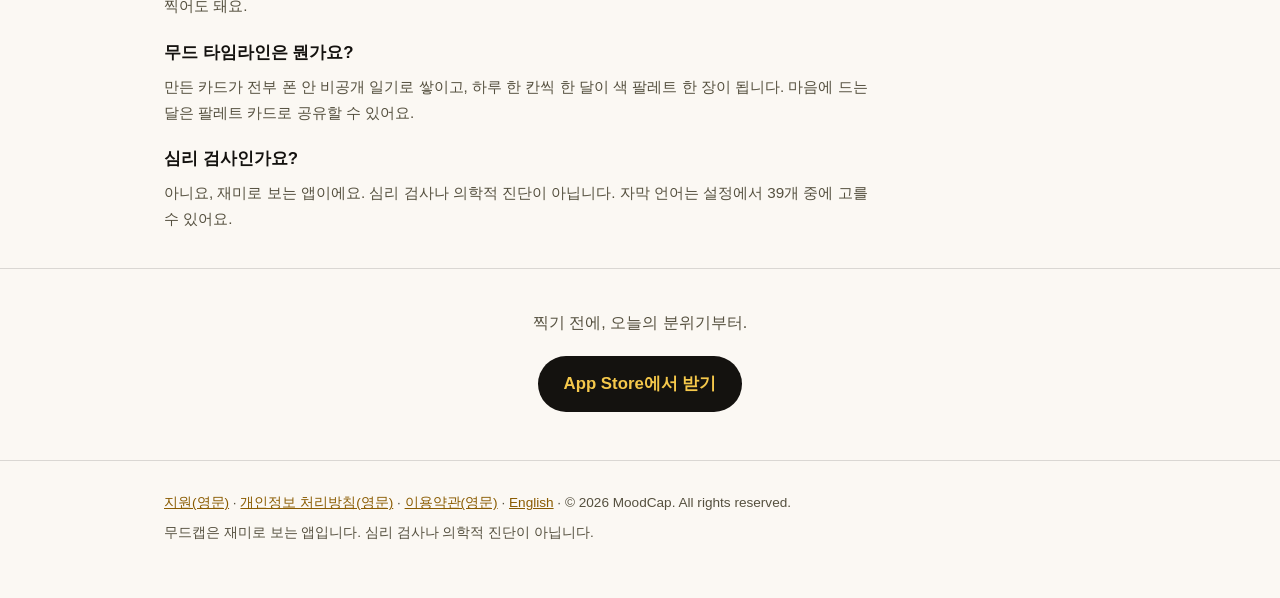
<file: ko/index.html>
<!doctype html>
<html lang="ko">
<head>
<meta charset="utf-8">
<meta name="viewport" content="width=device-width, initial-scale=1">
<title>무드캡 — 속마음 카메라 일기</title>
<meta name="description" content="카메라를 켜는 순간 지금 이 분위기가 화면 위에 뜹니다. 무드캡은 차마 입 밖으로 못 낸 속마음을 한 줄로 써 주고, 카드를 폰 안에만 쌓아 한 달을 색 팔레트 한 장으로 만들어 줍니다.">
<link rel="canonical" href="https://richoh86.github.io/moodcap-site/ko/">
<link rel="alternate" hreflang="ko" href="https://richoh86.github.io/moodcap-site/ko/">
<link rel="alternate" hreflang="en" href="https://richoh86.github.io/moodcap-site/">
<link rel="alternate" hreflang="x-default" href="https://richoh86.github.io/moodcap-site/">
<meta property="og:type" content="website">
<meta property="og:site_name" content="MoodCap">
<meta property="og:title" content="무드캡 — 속마음 카메라 일기">
<meta property="og:description" content="찍기 전에 오늘의 분위기가 화면 위에 뜹니다. 남긴 카드는 폰 안에서만 쌓이고, 한 달이 지나면 색 팔레트 한 장이 돼요. 매일 무료, Apple Intelligence 아이폰은 기기에서 무제한.">
<meta property="og:url" content="https://richoh86.github.io/moodcap-site/ko/">
<meta property="og:image" content="https://richoh86.github.io/moodcap-site/assets/app-icon-1024.png">
<meta property="og:image:width" content="1024">
<meta property="og:image:height" content="1024">
<meta property="og:image:alt" content="무드캡 앱 아이콘: 어두운 바탕 위 노란 점과 노란 자막 막대.">
<meta property="og:locale" content="ko_KR">
<meta property="og:locale:alternate" content="en_US">
<meta name="twitter:card" content="summary">
<meta name="twitter:title" content="무드캡 — 속마음 카메라 일기">
<meta name="twitter:description" content="찍기 전에 오늘의 분위기가 화면 위에 뜹니다. 한 달이 지나면 색 팔레트 한 장이 돼요.">
<meta name="twitter:image" content="https://richoh86.github.io/moodcap-site/assets/app-icon-1024.png">
<meta name="twitter:image:alt" content="무드캡 앱 아이콘: 어두운 바탕 위 노란 점과 노란 자막 막대.">
<meta name="theme-color" content="#14120F">
<link rel="icon" type="image/png" sizes="32x32" href="../assets/favicon-32.png">
<link rel="icon" type="image/png" sizes="192x192" href="../assets/icon-192.png">
<link rel="apple-touch-icon" href="../assets/apple-touch-icon.png">
<style>
  /* 브랜드 값은 Sources/App/BrandTheme.swift에서 가져왔습니다 —
     ink #14120F, raised #221E19, subtitle yellow #F5C84B. */
  :root {
    color-scheme: dark light;
    --ink: #14120F;
    --raised: #221E19;
    --line: rgba(255, 255, 255, 0.12);
    --text: #ffffff;
    --dim: rgba(255, 255, 255, 0.72);
    --accent: #F5C84B;
    --accent-ink: #14120F;
    --link: #F5C84B;
    --shadow: 0 18px 40px rgba(0, 0, 0, 0.45);
  }
  @media (prefers-color-scheme: light) {
    :root {
      --ink: #FBF8F3;
      --raised: #FFFFFF;
      --line: rgba(20, 18, 15, 0.14);
      --text: #14120F;
      --dim: #55503F;
      --accent: #14120F;
      --accent-ink: #F5C84B;
      --link: #8A5B00;
      --shadow: 0 14px 30px rgba(20, 18, 15, 0.14);
    }
  }
  * { box-sizing: border-box; }
  html { -webkit-text-size-adjust: 100%; }
  body {
    margin: 0;
    background: var(--ink);
    color: var(--text);
    font: 16px/1.7 -apple-system, BlinkMacSystemFont, "Apple SD Gothic Neo",
      "Pretendard", "Noto Sans KR", "Segoe UI", Roboto, sans-serif;
    overflow-wrap: break-word;
    word-break: keep-all;
  }
  .wrap { max-width: 62rem; margin: 0 auto; padding: 0 1.25rem; }
  a { color: var(--link); }
  a:focus-visible, button:focus-visible {
    outline: 3px solid var(--accent);
    outline-offset: 3px;
    border-radius: 4px;
  }
  img { max-width: 100%; height: auto; display: block; }

  header.bar {
    border-bottom: 1px solid var(--line);
    position: sticky;
    top: 0;
    background: var(--ink);
    z-index: 5;
  }
  .bar .wrap {
    display: flex;
    align-items: center;
    gap: 1rem;
    min-height: 60px;
    flex-wrap: wrap;
  }
  .wordmark {
    font-weight: 700;
    letter-spacing: 0.22em;
    font-size: 0.85rem;
    color: var(--text);
    text-decoration: none;
    margin-right: auto;
  }
  .langs { display: flex; gap: 0.5rem; align-items: center; font-size: 0.85rem; }
  .langs a { color: var(--dim); text-decoration: none; padding: 0.2rem 0.1rem; }
  .langs a[aria-current="page"] { color: var(--text); font-weight: 600; }
  .langs a:hover { color: var(--text); }

  .store {
    display: inline-block;
    background: var(--accent);
    color: var(--accent-ink);
    font-weight: 700;
    text-decoration: none;
    padding: 0.55rem 1rem;
    border-radius: 999px;
    font-size: 0.9rem;
    white-space: nowrap;
  }
  .store.big { padding: 0.85rem 1.6rem; font-size: 1.05rem; }
  .store:hover { filter: brightness(1.08); }

  .hero .wrap {
    display: grid;
    grid-template-columns: 1.25fr 0.75fr;
    gap: 2.5rem;
    align-items: center;
    padding-top: 3rem;
    padding-bottom: 2.5rem;
  }
  h1 { font-size: clamp(1.8rem, 4.2vw, 2.5rem); line-height: 1.25; margin: 0 0 0.5rem; letter-spacing: -0.02em; }
  .kicker { color: var(--accent); font-weight: 600; margin: 0 0 0.75rem; }
  .lede { color: var(--dim); font-size: 1.08rem; margin: 0 0 1.5rem; max-width: 34rem; }
  .meta { color: var(--dim); font-size: 0.85rem; margin: 0.9rem 0 0; }
  .hero-card img { border-radius: 20px; box-shadow: var(--shadow); margin: 0 auto; }

  section { padding: 2.25rem 0; border-top: 1px solid var(--line); }
  h2 { font-size: 1.3rem; margin: 0 0 1.25rem; letter-spacing: -0.01em; }
  h3 { font-size: 1.05rem; margin: 0 0 0.4rem; }
  .three { display: grid; grid-template-columns: repeat(3, 1fr); gap: 1.25rem; }
  .three article {
    background: var(--raised);
    border: 1px solid var(--line);
    border-radius: 18px;
    padding: 1.1rem 1.2rem 1.3rem;
  }
  .three p { color: var(--dim); margin: 0; font-size: 0.95rem; }
  .step { color: var(--accent); font-size: 0.75rem; font-weight: 700; letter-spacing: 0.14em; }

  @media (prefers-color-scheme: light) {
    .kicker, .step { color: var(--link); }
  }

  .gallery {
    display: grid;
    grid-template-columns: repeat(3, minmax(0, 1fr));
    gap: 1.25rem;
  }
  .gallery figure { margin: 0; }
  .gallery img { border-radius: 16px; box-shadow: var(--shadow); width: 100%; }
  .gallery figcaption {
    color: var(--dim);
    font-size: 0.85rem;
    margin-top: 0.5rem;
  }
  .note { color: var(--dim); font-size: 0.9rem; margin: 1.1rem 0 0; }

  .facts { display: grid; grid-template-columns: 1fr 1fr; gap: 1.25rem; }
  .facts div {
    background: var(--raised);
    border: 1px solid var(--line);
    border-radius: 18px;
    padding: 1.1rem 1.2rem 1.2rem;
  }
  .facts p { color: var(--dim); margin: 0.35rem 0 0; font-size: 0.95rem; }
  .faq { display: grid; gap: 1.25rem; max-width: 44rem; }
  .faq p { color: var(--dim); margin: 0; font-size: 0.95rem; }
  .intro { color: var(--dim); margin: -0.5rem 0 1.25rem; max-width: 40rem; }

  /* New in 1.1 */
  .new { display: grid; gap: 1.25rem; }
  .feature {
    display: grid;
    grid-template-columns: minmax(0, 0.95fr) minmax(0, 1.05fr);
    gap: 1.5rem;
    align-items: center;
    background: var(--raised);
    border: 1px solid var(--line);
    border-radius: 18px;
    padding: 1.25rem 1.3rem;
  }
  .feature p { color: var(--dim); margin: 0 0 0.6rem; font-size: 0.95rem; }
  .feature p:last-child { margin-bottom: 0; }
  .feature .step { color: var(--accent); margin: 0 0 0.35rem; font-size: 0.75rem; }
  .feature .perks { font-size: 0.95rem; margin-bottom: 0.6rem; }
  @media (prefers-color-scheme: light) {
    .feature .step { color: var(--link); }
  }
  .tag {
    display: inline-block;
    font-size: 0.72rem;
    font-weight: 700;
    letter-spacing: 0.06em;
    color: var(--accent);
    border: 1px solid currentColor;
    border-radius: 999px;
    padding: 0.05rem 0.5rem;
    vertical-align: 0.12em;
  }
  .shots {
    display: flex;
    gap: 0.8rem;
    align-items: flex-end;
    justify-content: center;
    flex-wrap: wrap;
  }
  .shots figure { margin: 0; min-width: 0; }
  .shots img { border-radius: 12px; box-shadow: var(--shadow); width: 100%; }
  .shots figcaption { color: var(--dim); font-size: 0.8rem; margin-top: 0.4rem; text-align: center; }
  .s-phone { flex: 0 1 200px; }
  .s-card { flex: 0 1 108px; }
  .s-wide { flex: 0 1 300px; }
  .s-small { flex: 0 1 140px; }

  /* MoodCap Plus */
  .perks { color: var(--dim); padding-left: 1.15rem; margin: 0; }
  .perks li { margin: 0.25rem 0; }
  .plans { display: grid; grid-template-columns: repeat(3, 1fr); gap: 1.25rem; margin-top: 1.25rem; }
  .plan {
    background: var(--raised);
    border: 1px solid var(--line);
    border-radius: 18px;
    padding: 1.1rem 1.2rem 1.3rem;
  }
  .plan.best { border: 2px solid var(--accent); }
  .plan p { color: var(--dim); margin: 0; font-size: 0.95rem; }
  .plan ul { color: var(--dim); padding-left: 1.1rem; margin: 0.5rem 0 0; font-size: 0.92rem; }
  .plan li { margin: 0.2rem 0; }
  .plan .price { font-size: 1.55rem; font-weight: 700; color: var(--text); margin: 0.35rem 0 0.15rem; }
  .plan .price small { font-size: 0.95rem; font-weight: 600; color: var(--dim); }
  .badge {
    display: inline-block;
    background: var(--accent);
    color: var(--accent-ink);
    font-weight: 700;
    font-size: 0.75rem;
    border-radius: 999px;
    padding: 0.1rem 0.6rem;
    margin-left: 0.35rem;
    vertical-align: 0.1em;
  }
  .fine { color: var(--dim); font-size: 0.8rem; margin: 0.9rem 0 0; max-width: 46rem; }

  @media (prefers-color-scheme: light) {
    .tag { color: var(--link); }
  }

  .cta { text-align: center; padding: 2.5rem 0 3rem; border-top: 1px solid var(--line); }
  .cta p { color: var(--dim); margin: 0 0 1.25rem; }

  footer {
    border-top: 1px solid var(--line);
    padding: 1.5rem 0 3rem;
    color: var(--dim);
    font-size: 0.85rem;
  }
  footer p { margin: 0.4rem 0; }

  @media (max-width: 860px) {
    .hero .wrap { grid-template-columns: 1fr; gap: 1.75rem; padding-top: 2rem; }
    .three { grid-template-columns: 1fr; }
    .facts { grid-template-columns: 1fr; }
    .feature { grid-template-columns: 1fr; }
    .plans { grid-template-columns: 1fr; }
    .hero-card img { max-width: 260px; }
  }
  @media (max-width: 640px) {
    .gallery {
      display: flex;
      overflow-x: auto;
      scroll-snap-type: x mandatory;
      gap: 1rem;
      padding-bottom: 0.75rem;
    }
    .gallery figure { flex: 0 0 62vw; scroll-snap-align: start; }
  }
</style>
<script type="application/ld+json">
{
  "@context": "https://schema.org",
  "@graph": [
    {
      "@type": "MobileApplication",
      "name": "무드캡 — 속마음 카메라 일기",
      "operatingSystem": "iOS",
      "applicationCategory": "PhotographyApplication",
      "inLanguage": "ko",
      "description": "카메라를 켜는 순간 지금 이 분위기가 화면 위에 뜹니다. 무드캡은 차마 입 밖으로 못 낸 속마음을 한 줄로 써 주고, 카드를 폰 안에만 쌓아 한 달을 색 팔레트 한 장으로 만들어 줍니다.",
      "url": "https://apps.apple.com/app/id6801974284",
      "downloadUrl": "https://apps.apple.com/app/id6801974284",
      "image": "https://richoh86.github.io/moodcap-site/assets/app-icon-1024.png",
      "screenshot": [
        "https://richoh86.github.io/moodcap-site/assets/release-1.2.3/ko/gallery-solo-1.webp",
        "https://richoh86.github.io/moodcap-site/assets/release-1.2.3/ko/gallery-pet-1.webp",
        "https://richoh86.github.io/moodcap-site/assets/release-1.2.3/ko/gallery-duo-1.webp",
        "https://richoh86.github.io/moodcap-site/assets/release-1.2.3/ko/gallery-palette.webp"
      ],
      "author": {
        "@type": "Person",
        "name": "Won Seok Oh"
      },
      "offers": {
        "@type": "Offer",
        "price": "0",
        "priceCurrency": "USD"
      }
    },
    {
      "@type": "FAQPage",
      "inLanguage": "ko",
      "url": "https://richoh86.github.io/moodcap-site/ko/",
      "mainEntity": [
        {
          "@type": "Question",
          "name": "속마음 자막이 뭔가요?",
          "acceptedAnswer": {
            "@type": "Answer",
            "text": "사진 속 표정, 소품, 분위기처럼 실제로 보이는 것만 읽고 그 순간의 속마음을 한 줄로 써 주는 기능이에요. 아무 사진에나 붙는 뻔한 문장이 아니라 그 사진에만 맞는 문장이 나옵니다."
          }
        },
        {
          "@type": "Question",
          "name": "강아지, 고양이 사진도 되나요?",
          "acceptedAnswer": {
            "@type": "Answer",
            "text": "네. 반려동물이 주인공이면 그 눈빛 뒤의 속마음을 대신 말해 줍니다. 간식 앞에서 대체 무슨 생각 중인지 자막으로 확인해 보세요."
          }
        },
        {
          "@type": "Question",
          "name": "무료인가요?",
          "acceptedAnswer": {
            "@type": "Answer",
            "text": "클라우드 자막은 매일 3장 무료이고, 설치하면 웰컴 크레딧 10장을 바로 드려요. 공유를 마칠 때마다 1장씩 더 쌓이고요(하루 3장까지). Apple Intelligence를 지원하는 아이폰이라면 기기 안에서 무제한 무료입니다. 일기·타임라인·위젯·알림, 문장 꾸밈(꾸밈 6종·글꼴 3종·색 5가지)도 계속 무료예요."
          }
        },
        {
          "@type": "Question",
          "name": "MoodCap Plus는 얼마인가요?",
          "acceptedAnswer": {
            "@type": "Answer",
            "text": "선택 구독이에요. 월 ₩5,500, 연 ₩29,000이고 연간에만 7일 무료 체험이 있어요. 클라우드 한 줄 무제한, 말투 4종(놀림·다정·독설·감성), 카드 스타일·비율 전부, 투명 문장 스티커, 월간 리캡 포스터가 열립니다. 구독 없이 30줄 팩(₩2,200)만 살 수도 있어요."
          }
        },
        {
          "@type": "Question",
          "name": "사진이 서버에 저장되나요?",
          "acceptedAnswer": {
            "@type": "Answer",
            "text": "아니요. 사진은 문장을 만드는 순간에만 전송되고 서버에 저장하지 않습니다. 라이브 분위기 읽기와 무드 타임라인은 폰 밖으로 나가지 않아요."
          }
        },
        {
          "@type": "Question",
          "name": "커플이나 친구랑 같이 찍으면요?",
          "acceptedAnswer": {
            "@type": "Answer",
            "text": "두 사람의 분위기를 \"우리\" 시점의 한 줄로 써 주고, 케미 점수까지 같이 나옵니다. 친구, 커플, 가족 누구랑 찍어도 돼요."
          }
        },
        {
          "@type": "Question",
          "name": "무드 타임라인은 뭔가요?",
          "acceptedAnswer": {
            "@type": "Answer",
            "text": "만든 카드가 전부 폰 안 비공개 일기로 쌓이고, 하루 한 칸씩 한 달이 색 팔레트 한 장이 됩니다. 마음에 드는 달은 팔레트 카드로 공유할 수 있어요."
          }
        },
        {
          "@type": "Question",
          "name": "심리 검사인가요?",
          "acceptedAnswer": {
            "@type": "Answer",
            "text": "아니요, 재미로 보는 앱이에요. 심리 검사나 의학적 진단이 아닙니다. 자막 언어는 설정에서 39개 중에 고를 수 있어요."
          }
        }
      ]
    }
  ]
}
</script>
</head>
<body>

<header class="bar">
  <div class="wrap">
    <a class="wordmark" href="index.html">MOODCAP</a>
    <nav class="langs" aria-label="언어">
      <a href="../index.html" lang="en" hreflang="en">EN</a>
      <span aria-hidden="true">·</span>
      <a href="index.html" aria-current="page" lang="ko">한국어</a>
    </nav>
    <a class="store" href="https://apps.apple.com/app/apple-store/id6801974284?pt=119467638&amp;ct=site&amp;mt=8">App&nbsp;Store</a>
  </div>
</header>

<main>

  <div class="hero">
    <div class="wrap">
      <div>
        <p class="kicker">찍기 전에 읽는 기분, 색으로 남는 하루</p>
        <h1>무드캡 — 속마음 카메라 일기</h1>
        <p class="lede">카메라를 켜는 순간 지금 이 분위기가 화면 위에 색과 숫자로 뜹니다.
          셔터를 누르면 차마 입 밖으로 못 낸 속마음을 한 줄로 써 주고, 그 카드를 폰 안에만
          쌓아 한 달을 색 팔레트 한 장으로 만들어 줍니다.</p>
        <a class="store big" href="https://apps.apple.com/app/apple-store/id6801974284?pt=119467638&amp;ct=site&amp;mt=8">App Store에서 받기</a>
        <p class="meta">iPhone · iOS 17 이상 · 매일 무료 · 계정도, 가입도 없음</p>
      </div>
      <div class="hero-card">
        <img src="../assets/release-1.2.3/ko/gallery-solo-1.webp" width="760" height="1352"
             alt="무드캡 카드. 무드는 &lsquo;조용한 자신감&rsquo;, 문장은 &lsquo;이 조명이 절반은 해줬네. 뭐, 봐준다.&rsquo; 해시태그 #골든아워 #무념무상 #주인공, 에너지 72%.">
      </div>
    </div>
  </div>

  <section id="how">
    <div class="wrap">
      <h2>사진 한 장이 오늘 하루가 되고, 서른 장이 이번 달이 됩니다.</h2>
      <div class="three">
        <article>
          <p class="step">01</p>
          <h3>라이브 분위기 카메라</h3>
          <p>카메라를 들면 에너지 게이지가 차오르고 무드 색이 실시간으로 바뀝니다.
            전부 기기 안에서 읽어요. 오토를 켜면 가장 좋은 순간에 무드캡이 알아서
            셔터를 누릅니다. 타이밍 재지 않아도 됩니다.</p>
        </article>
        <article>
          <p class="step">02</p>
          <h3>카드</h3>
          <p>그다음 AI가 사진 속 분위기를 읽은 속마음 한 줄을 씁니다. 스토리에 바로 올리는
            9:16 카드에 오늘의 무드, 해시태그 3개, 에너지 점수까지. 오늘의 나, 반려동물,
            그리고 우리 둘의 케미를 점수로.</p>
        </article>
        <article>
          <p class="step">03</p>
          <h3>무드 타임라인</h3>
          <p>만든 카드는 전부 폰 안 비공개 일기에 저장됩니다. 한 달은 팔레트가 돼요.
            하루에 색 한 칸씩, 한 달치 기분이 한 화면에 들어옵니다. 업로드는 없습니다.
            타임라인은 폰 밖으로 나가지 않습니다.</p>
        </article>
      </div>
    </div>
  </section>

  <section id="cards">
    <div class="wrap">
      <h2>앱에서 그대로 나온 진짜 카드</h2>
      <div class="gallery">
        <figure>
          <img loading="lazy" src="../assets/release-1.2.3/ko/gallery-solo-2.webp" width="760" height="1352"
               alt="무드 &lsquo;대충 사는 주인공&rsquo;. &lsquo;하루 종일 아무것도 안 했는데 결과물이 이렇다.&rsquo; 에너지 72%.">
          <figcaption>오늘의 나</figcaption>
        </figure>
        <figure>
          <img loading="lazy" src="../assets/release-1.2.3/ko/gallery-pet-1.webp" width="760" height="1352"
               alt="무드 &lsquo;협상 중&rsquo;. &lsquo;앉았다. 간식은? 앉았다니까.&rsquo; 에너지 88%.">
          <figcaption>반려동물</figcaption>
        </figure>
        <figure>
          <img loading="lazy" src="../assets/release-1.2.3/ko/gallery-duo-1.webp" width="760" height="1352"
               alt="무드 &lsquo;공범&rsquo;. &lsquo;이 표정 연습까지 했는데 또 망했다.&rsquo; 케미 점수 91%.">
          <figcaption>우리 둘</figcaption>
        </figure>
        <figure>
          <img loading="lazy" src="../assets/release-1.2.3/ko/gallery-pet-2.webp" width="760" height="1352"
               alt="무드 &lsquo;프로 수면러&rsquo;. &lsquo;열네 시간 잤다. 오늘 아무것도 안 하려고.&rsquo; 에너지 88%.">
          <figcaption>반려동물</figcaption>
        </figure>
        <figure>
          <img loading="lazy" src="../assets/release-1.2.3/ko/gallery-duo-2.webp" width="760" height="1352"
               alt="무드 &lsquo;뇌는 하나, 얼굴은 둘&rsquo;. &lsquo;한 명이 웃기 시작했고, 이제 둘 다 못 멈춘다.&rsquo; 케미 91%.">
          <figcaption>우리 둘</figcaption>
        </figure>
        <figure>
          <img loading="lazy" src="../assets/release-1.2.3/ko/gallery-palette.webp" width="760" height="1352"
               alt="2026년 10월(예시 달) 팔레트 카드. 카드 13장, 하루에 색 한 칸, 자주 나온 무드는 조용한 자신감·프로 수면러·무단 단체 사진, 평균 에너지 69%.">
          <figcaption>월간 팔레트</figcaption>
        </figure>
      </div>
      <p class="note">문장이 뻔하지 않으니까요. 대충 묶은 머리, 오늘 세 번째 커피, 뭔가 잘못한 게
        분명한 강아지 표정 &mdash; 사진에 실제로 있는 것만 읽고 씁니다. 자막 언어는 설정에서 39개 중에
        고르고, 기본값은 폰 언어입니다.</p>
    </div>
  </section>

  <section id="new">
    <div class="wrap">
      <h2>새로워진 것</h2>
      <p class="intro">라이브 카메라도, 비공개 일기도 그대로. 대신 한 줄을 내 마음대로 꾸밀 수 있고,
        카드에 내 얘기가 더 많이 담기고, 남기는 방법이 늘고, 내일 또 열어 볼 이유가 생겼습니다.</p>
      <div class="new">

        <article class="feature">
          <div>
            <p class="step">1.2 새 기능</p>
            <h3>문장 꾸밈 <span class="tag">무료</span></h3>
            <p>카드 위 한 줄을 그 순간 기분에 맞게 꾸며 보세요. 기본, 메모지(찢은 종이),
              마스킹테이프, 말풍선, 형광펜, 아웃라인 여섯 가지에 글꼴은 손글씨(나눔손글씨 펜),
              명조, 기본 중에서 고릅니다.</p>
            <p>카드 위 문장을 옆으로 밀면 다음 꾸밈으로 바뀌고, 탭하면 전체 시트가 열려요.
              사진 위 어디로든 끌어다 놓고, 두 손가락으로 살짝 돌릴 수도 있어요. 고른 꾸밈 그대로
              공유되고 저장되며, 일기·위젯·리캡에서도 그 모습으로 다시 보입니다.</p>
          </div>
          <div>
            <ul class="perks">
              <li>꾸밈 6종: 기본·메모지·마스킹테이프·말풍선·형광펜·아웃라인</li>
              <li>글꼴 3종: 손글씨·명조·기본</li>
              <li>종이·글자 색 5가지, 그중 하나는 사진에서 자동으로 뽑은 색</li>
              <li>밀어서 바꾸기, 탭해서 시트 열기, 어디든 끌어 놓기, 두 손가락으로 ±6° 돌리기</li>
            </ul>
            <p>꾸밈·글꼴·색은 전부 누구나 무료예요. MoodCap Plus가 없어도 다 쓸 수 있습니다.</p>
          </div>
        </article>

        <article class="feature">
          <div>
            <p class="step">함께 바뀐 것 &middot; 1.2.3</p>
            <h3>첫 카드 뒤에 바로 알림과 위젯</h3>
            <p>첫 카드를 만든 뒤 하루 한 번 알림과 홈 화면 위젯을 바로 켤 수 있어요. 설정을
              찾아 들어가지 않아도 됩니다. 둘 다 무료예요.</p>
            <p class="step">함께 바뀐 것 &middot; 1.2.2</p>
            <h3>만드는 중에 나가도 괜찮아요</h3>
            <p>카드가 만들어지는 동안 화면을 벗어나도 계속 만들어집니다. 다 되면 일기에
              들어가 있고, 홈 화면 배너로 알려 드려요.</p>
          </div>
          <div>
            <p class="step">함께 바뀐 것 &middot; 1.2.1</p>
            <h3>사용 통계 보내기 스위치</h3>
            <p>설정에 &lsquo;사용 통계 보내기&rsquo; 스위치가 생겼고, 무엇이 전송되는지는
              <a href="../privacy.html" lang="en" hreflang="en">개인정보 처리방침(영문)</a>에
              적어 두었어요.</p>
          </div>
        </article>

        <article class="feature">
          <div>
            <p class="step">1.1 새 기능</p>
            <h3>프로필과 말투</h3>
            <p>사진 속 주인공을 무드캡에 알려 주세요. 나, 반려동물(최대 3마리), 우리 둘.
              이름과 성격 3가지, 짧은 메모를 적어 두면 한 줄이 그 아이를 아는 말투로 나옵니다.</p>
            <p>말하는 방식도 고를 수 있어요. 놀림·다정은 무료, 독설·감성은
              <span class="tag">PLUS</span>. 프로필은 이 iPhone에만 저장되고, 사진에 맞는
              프로필 하나만 한 줄을 쓰기 위해 사진과 함께 전송돼요.</p>
          </div>
          <div class="shots">
            <figure class="s-phone">
              <img loading="lazy" src="../assets/release-1.2.3/ko/home.webp" width="760" height="1652"
                   alt="무드캡 홈 화면. 모드 선택 옆에 &lsquo;콩이&rsquo; 프로필 칩이 있고, 그 아래 말투 줄에 놀림·다정·독설·감성이 있으며 뒤의 두 개에는 PLUS 표시가 붙어 있다. 아래에는 후드티를 입고 웃는 여성의 카드 &lsquo;이 조명이 절반은 해줬네. 뭐, 봐준다.&rsquo;와 셔터 버튼, 카메라·타임라인 탭이 보인다.">
              <figcaption>프로필 칩과 말투 줄</figcaption>
            </figure>
          </div>
        </article>

        <article class="feature">
          <div>
            <p class="step">1.1 새 기능</p>
            <h3>카드 스타일·비율, 그리고 스티커</h3>
            <p>클래식, 필름, 미니멀 세 가지 스타일을 9:16, 4:5, 1:1로. 같은 순간이 스토리에도,
              피드에도, 정사각형에도 맞습니다.</p>
            <p>문장만 투명 스티커로 뽑아 내 스토리 위에 얹을 수도 있어요. 클래식은 모든 비율이
              무료, 필름·미니멀·스티커는 <span class="tag">PLUS</span>.</p>
          </div>
          <div class="shots">
            <figure class="s-card">
              <img loading="lazy" src="../assets/release-1.2.3/ko/card-film-9x16.webp" width="760" height="1352"
                   alt="필름 스타일 9:16 카드. 크림색 여백 안에 고개를 갸웃한 작은 강아지 사진, 위에는 무드 &lsquo;협상 중&rsquo;, 아래에는 &lsquo;앉았다. 간식은? 앉았다니까.&rsquo;와 해시태그.">
              <figcaption>필름 · 9:16</figcaption>
            </figure>
            <figure class="s-card">
              <img loading="lazy" src="../assets/release-1.2.3/ko/card-minimal-9x16.webp" width="760" height="1352"
                   alt="미니멀 스타일 9:16 카드. 같은 강아지 사진이 화면을 꽉 채우고, 아래에 문장 한 줄과 작은 MOODCAP 표시만 있다.">
              <figcaption>미니멀 · 9:16</figcaption>
            </figure>
            <figure class="s-card">
              <img loading="lazy" src="../assets/release-1.2.3/ko/card-film-4x5.webp" width="760" height="950"
                   alt="피드 게시물 크기인 4:5 비율의 필름 스타일 카드.">
              <figcaption>필름 · 4:5</figcaption>
            </figure>
            <figure class="s-card">
              <img loading="lazy" src="../assets/release-1.2.3/ko/card-minimal-1x1.webp" width="760" height="760"
                   alt="1:1 정사각형 미니멀 스타일 카드.">
              <figcaption>미니멀 · 1:1</figcaption>
            </figure>
            <figure class="s-wide">
              <img loading="lazy" src="../assets/release-1.2.3/ko/sticker-classic-over-grey.webp" width="760" height="432"
                   alt="문장 스티커. 어두운 둥근 라벨에 무드 칩 &lsquo;협상 중&rsquo;과 &lsquo;앉았다. 간식은? 앉았다니까.&rsquo;가 적혀 있고, 내 스토리 대신 회색 배경 위에 놓여 있다.">
              <figcaption>투명 문장 스티커</figcaption>
            </figure>
            <figure class="s-phone">
              <img loading="lazy" src="../assets/release-1.2.3/ko/result.webp" width="760" height="1652"
                   alt="완성된 카드 화면. 강아지 카드 &lsquo;앉았다. 간식은? 앉았다니까.&rsquo; 아래에 스타일 선택(클래식 선택됨, 필름과 미니멀은 잠김)과 비율 9:16·4:5·1:1 선택, 저장·공유·문장 꾸밈·다시 뽑기 버튼이 있다.">
              <figcaption>찍은 뒤에 스타일과 비율 고르기</figcaption>
            </figure>
          </div>
        </article>

        <article class="feature">
          <div>
            <p class="step">1.1 새 기능</p>
            <h3>위젯과 하루 알림</h3>
            <p>홈 화면에 소형·중형 위젯을 두면 오늘의 카드나 이번 주 팔레트가 잠금을 풀 때마다
              보입니다. 아직 카드가 없으면 탭 한 번에 카메라가 열려요.</p>
            <p>하루 알림은 직접 켜기 전까지 꺼져 있어요. 시간을 고르면 하루 한 번, 이미 카드를
              만든 날에는 조용히 건너뜁니다. 1.2.3부터는 첫 카드를 만든 직후 둘 다 바로 켤 수 있어요. 둘 다 무료예요.</p>
          </div>
          <div class="shots">
            <figure class="s-wide">
              <img loading="lazy" src="../assets/release-1.2.3/ko/widget-medium-card.webp" width="760" height="396"
                   alt="중형 위젯. 오늘의 강아지 카드 썸네일, 무드 &lsquo;협상 중&rsquo;, 문장 &lsquo;앉았다. 간식은? 앉았다니까.&rsquo;, 그리고 이번 주 색 칸이 한 줄로 있다.">
              <figcaption>중형 위젯</figcaption>
            </figure>
            <figure class="s-small">
              <img loading="lazy" src="../assets/release-1.2.3/ko/widget-small-card.webp" width="760" height="760"
                   alt="소형 위젯. 오늘의 강아지 사진 위에 무드 칩과 문장 한 줄.">
              <figcaption>소형 위젯</figcaption>
            </figure>
          </div>
        </article>

        <article class="feature">
          <div>
            <p class="step">1.1 새 기능</p>
            <h3>월간 리캡</h3>
            <p>매월 1일, 지난달이 포스터 한 장으로 돌아옵니다. 대표 사진 3장, 자주 나온 기분,
              그달의 팔레트, 평균 에너지까지.</p>
            <p>타임라인에서 언제든 다시 열 수 있어요. 리캡은 폰 안의 내 일기로 만들어지고,
              포스터 공유는 <span class="tag">PLUS</span>예요.</p>
          </div>
          <div class="shots">
            <figure class="s-phone">
              <img loading="lazy" src="../assets/release-1.2.3/ko/recap-card.webp" width="760" height="1352"
                   alt="2026년 9월(예시 달) 월간 리캡 포스터. 대표 사진 3장(셀카 찍는 두 친구, 강아지, 같은 셀카), 자주 나온 기분 프로 수면러·무단 단체 사진·조용한 자신감, 날마다 색 한 칸씩의 팔레트, 에너지 61%.">
              <figcaption>월간 리캡 포스터</figcaption>
            </figure>
          </div>
        </article>

      </div>
    </div>
  </section>

  <section id="free">
    <div class="wrap">
      <h2>매일 무료, 그리고 기본이 비공개</h2>
      <div class="facts">
        <div>
          <h3>클라우드 카드 매일 3장 무료</h3>
          <p>설치하면 웰컴 크레딧 10장을 바로 드려요. 공유를 마칠 때마다 1장씩 더 쌓이고요
            (하루 3장까지). 같은 사진에서 두 번까지 공짜로 다시 뽑을 수 있고, 더 필요하면
            30장 팩 하나, 또는 무제한 <a href="#plus">MoodCap Plus</a>가 있습니다. 계정도,
            가입도 없어요.</p>
        </div>
        <div>
          <h3>Apple Intelligence 아이폰은 기기에서 무제한</h3>
          <p>Apple Intelligence를 지원하는 아이폰이라면 문장을 기기 안에서 직접 씁니다.
            무제한 무료, 사진은 폰 밖으로 나가지 않습니다.</p>
        </div>
        <div>
          <h3>사진은 저장하지 않습니다</h3>
          <p>사진은 문장을 만드는 데만 보내고 서버에 저장하지 않습니다. 클라우드 사용은
            직접 켜기 전까지 꺼져 있어요. <a href="../privacy.html" lang="en" hreflang="en">개인정보 처리방침(영문)</a>에서
            확인하세요.</p>
        </div>
        <div>
          <h3>타임라인은 폰 밖으로 나가지 않아요</h3>
          <p>실시간 분위기 읽기, 일기, 기기에서 쓴 문장은 전부 아이폰 안에만 있습니다.
            업로드도, 로그인할 것도 없습니다.</p>
        </div>
      </div>
    </div>
  </section>

  <section id="plus">
    <div class="wrap">
      <h2>MoodCap Plus, 더 쓰고 싶을 때만</h2>
      <div class="feature">
        <div>
          <p>거의 매일 카드를 만드는 분을 위한 선택 구독이에요. 이런 게 열립니다.</p>
          <ul class="perks">
            <li>클라우드 한 줄 무제한</li>
            <li>말투 4종 전부: 놀림·다정·독설·감성</li>
            <li>모든 카드 스타일(클래식·필름·미니멀)과 비율(9:16·4:5·1:1)</li>
            <li>스토리에 얹는 투명 문장 스티커</li>
            <li>월간 리캡 포스터</li>
          </ul>
        </div>
        <div class="shots">
          <figure class="s-phone">
            <img loading="lazy" src="../assets/release-1.2.3/ko/timeline.webp" width="760" height="1652"
                 alt="무드캡 타임라인 화면. 이번 주 칸과 5일 연속 표시, 월간 리캡(2026년 9월) 바로가기, 2026년 10월 색 팔레트 줄, 그 아래 날짜별로 쌓인 카드(10월 25일 &lsquo;이 조명이 절반은 해줬네. 뭐, 봐준다.&rsquo;, 10월 24일 &lsquo;열네 시간 잤다. 오늘 아무것도 안 하려고.&rsquo;)가 보인다. 날짜와 카드는 예시 데이터다.">
            <figcaption>카드가 쌓이는 타임라인 · Plus 없이도 무료</figcaption>
          </figure>
        </div>
      </div>
      <div class="plans">
        <div class="plan best">
          <h3>연간 <span class="badge">7일 무료 체험</span></h3>
          <p class="price">₩29,000 <small>/ 년</small></p>
          <p>7일 동안 무료, 그다음 1년 ₩29,000. 체험이 끝나기 최소 24시간 전에 해지하면
            요금이 나가지 않아요.</p>
        </div>
        <div class="plan">
          <h3>월간</h3>
          <p class="price">₩5,500 <small>/ 월</small></p>
          <p>한 달 단위, 무료 체험 없음. App Store 계정 설정에서 언제든 해지할 수 있어요.</p>
        </div>
        <div class="plan">
          <h3>매일 무료</h3>
          <p class="price">₩0</p>
          <ul>
            <li>클라우드 한 줄 매일 3장 + 웰컴 크레딧 10장</li>
            <li>공유를 마칠 때마다 +1 (하루 3장까지)</li>
            <li>사진마다 다시 뽑기 2번 무료</li>
            <li>Apple Intelligence 아이폰은 기기에서 무제한</li>
            <li>놀림·다정 말투, 클래식 카드 모든 비율</li>
            <li>문장 꾸밈·글꼴·색 전부</li>
          </ul>
        </div>
      </div>
      <p class="note">조금만 더 필요하다면 30줄 팩 하나, ₩2,200, 구독 없이.
        일기·타임라인·위젯·알림, 그리고 문장 꾸밈은 Plus 없이도 계속 무료예요.</p>
      <p class="fine">결제 금액은 구매 확인 시 Apple 계정으로 청구됩니다. 구독은 현재 기간이 끝나기
        최소 24시간 전에 취소하지 않으면 자동으로 갱신되며, 기간 종료 전 24시간 이내에 갱신 요금이
        계정에 청구됩니다. 언제든지 App Store 계정 설정에서 구독을 관리하거나 취소할 수 있습니다.
        무료 체험 기간 중 구독하면 남은 무료 체험 기간은 소멸됩니다.
        <a href="https://www.apple.com/legal/internet-services/itunes/dev/stdeula/" lang="en" hreflang="en">이용약관(EULA, 영문)</a> ·
        <a href="../privacy.html" lang="en" hreflang="en">개인정보 처리방침(영문)</a></p>
    </div>
  </section>

  <section id="faq">
    <div class="wrap">
      <h2>자주 묻는 질문</h2>
      <div class="faq">
        <article>
          <h3>속마음 자막이 뭔가요?</h3>
          <p>사진 속 표정, 소품, 분위기처럼 실제로 보이는 것만 읽고 그 순간의 속마음을 한 줄로 써 주는 기능이에요. 아무 사진에나 붙는 뻔한 문장이 아니라 그 사진에만 맞는 문장이 나옵니다.</p>
        </article>
        <article>
          <h3>강아지, 고양이 사진도 되나요?</h3>
          <p>네. 반려동물이 주인공이면 그 눈빛 뒤의 속마음을 대신 말해 줍니다. 간식 앞에서 대체 무슨 생각 중인지 자막으로 확인해 보세요.</p>
        </article>
        <article>
          <h3>무료인가요?</h3>
          <p>클라우드 자막은 매일 3장 무료이고, 설치하면 웰컴 크레딧 10장을 바로 드려요. 공유를 마칠 때마다 1장씩 더 쌓이고요(하루 3장까지). Apple Intelligence를 지원하는 아이폰이라면 기기 안에서 무제한 무료입니다. 일기·타임라인·위젯·알림, 문장 꾸밈(꾸밈 6종·글꼴 3종·색 5가지)도 계속 무료예요.</p>
        </article>
        <article>
          <h3>MoodCap Plus는 얼마인가요?</h3>
          <p>선택 구독이에요. 월 ₩5,500, 연 ₩29,000이고 연간에만 7일 무료 체험이 있어요. 클라우드 한 줄 무제한, 말투 4종(놀림·다정·독설·감성), 카드 스타일·비율 전부, 투명 문장 스티커, 월간 리캡 포스터가 열립니다. 구독 없이 30줄 팩(₩2,200)만 살 수도 있어요.</p>
        </article>
        <article>
          <h3>사진이 서버에 저장되나요?</h3>
          <p>아니요. 사진은 문장을 만드는 순간에만 전송되고 서버에 저장하지 않습니다. 라이브 분위기 읽기와 무드 타임라인은 폰 밖으로 나가지 않아요.</p>
        </article>
        <article>
          <h3>커플이나 친구랑 같이 찍으면요?</h3>
          <p>두 사람의 분위기를 "우리" 시점의 한 줄로 써 주고, 케미 점수까지 같이 나옵니다. 친구, 커플, 가족 누구랑 찍어도 돼요.</p>
        </article>
        <article>
          <h3>무드 타임라인은 뭔가요?</h3>
          <p>만든 카드가 전부 폰 안 비공개 일기로 쌓이고, 하루 한 칸씩 한 달이 색 팔레트 한 장이 됩니다. 마음에 드는 달은 팔레트 카드로 공유할 수 있어요.</p>
        </article>
        <article>
          <h3>심리 검사인가요?</h3>
          <p>아니요, 재미로 보는 앱이에요. 심리 검사나 의학적 진단이 아닙니다. 자막 언어는 설정에서 39개 중에 고를 수 있어요.</p>
        </article>
      </div>
    </div>
  </section>

  <div class="cta">
    <div class="wrap">
      <p>찍기 전에, 오늘의 분위기부터.</p>
      <a class="store big" href="https://apps.apple.com/app/apple-store/id6801974284?pt=119467638&amp;ct=site&amp;mt=8">App Store에서 받기</a>
    </div>
  </div>

</main>

<footer>
  <div class="wrap">
    <p><a href="../support.html" lang="en" hreflang="en">지원(영문)</a> ·
      <a href="../privacy.html" lang="en" hreflang="en">개인정보 처리방침(영문)</a> ·
      <a href="https://www.apple.com/legal/internet-services/itunes/dev/stdeula/" lang="en" hreflang="en">이용약관(영문)</a> ·
      <a href="../index.html" lang="en" hreflang="en">English</a> ·
      © 2026 MoodCap. All rights reserved.</p>
    <p>무드캡은 재미로 보는 앱입니다. 심리 검사나 의학적 진단이 아닙니다.</p>
  </div>
</footer>

</body>
</html>
</file>
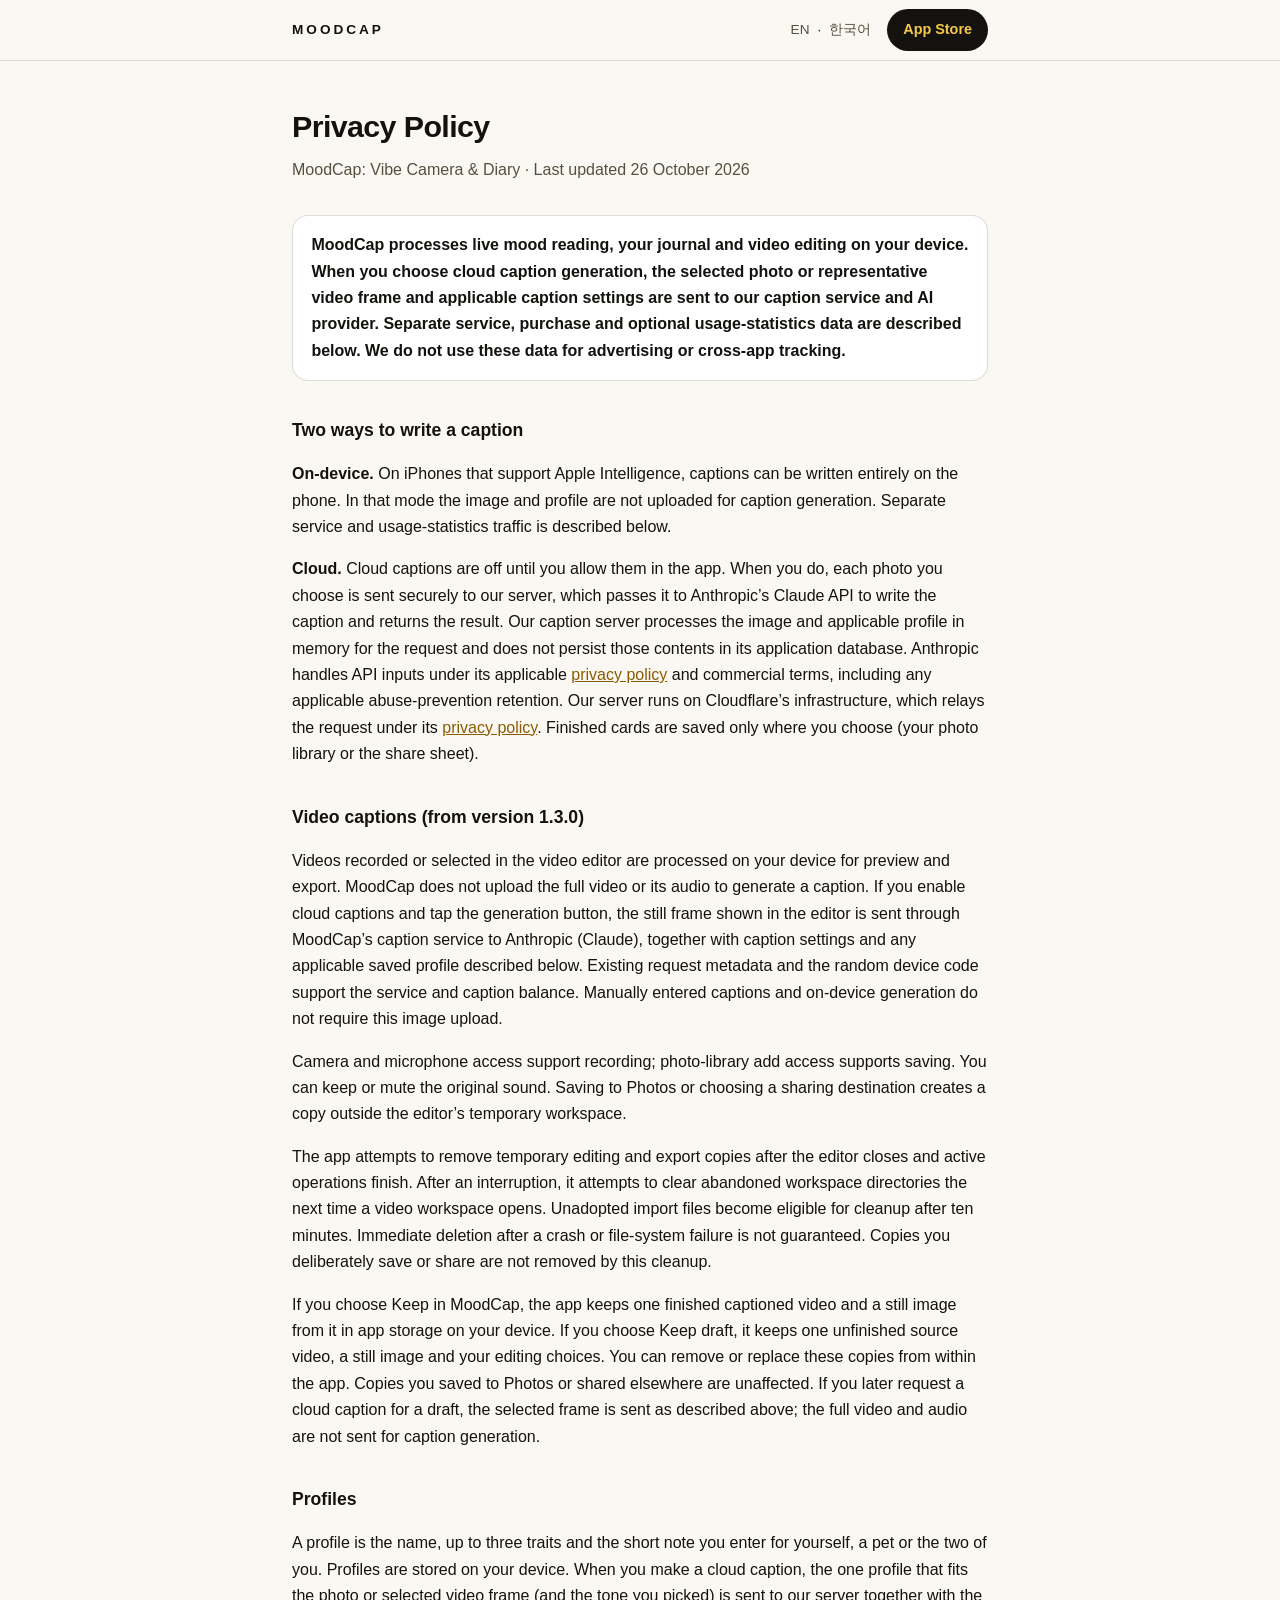
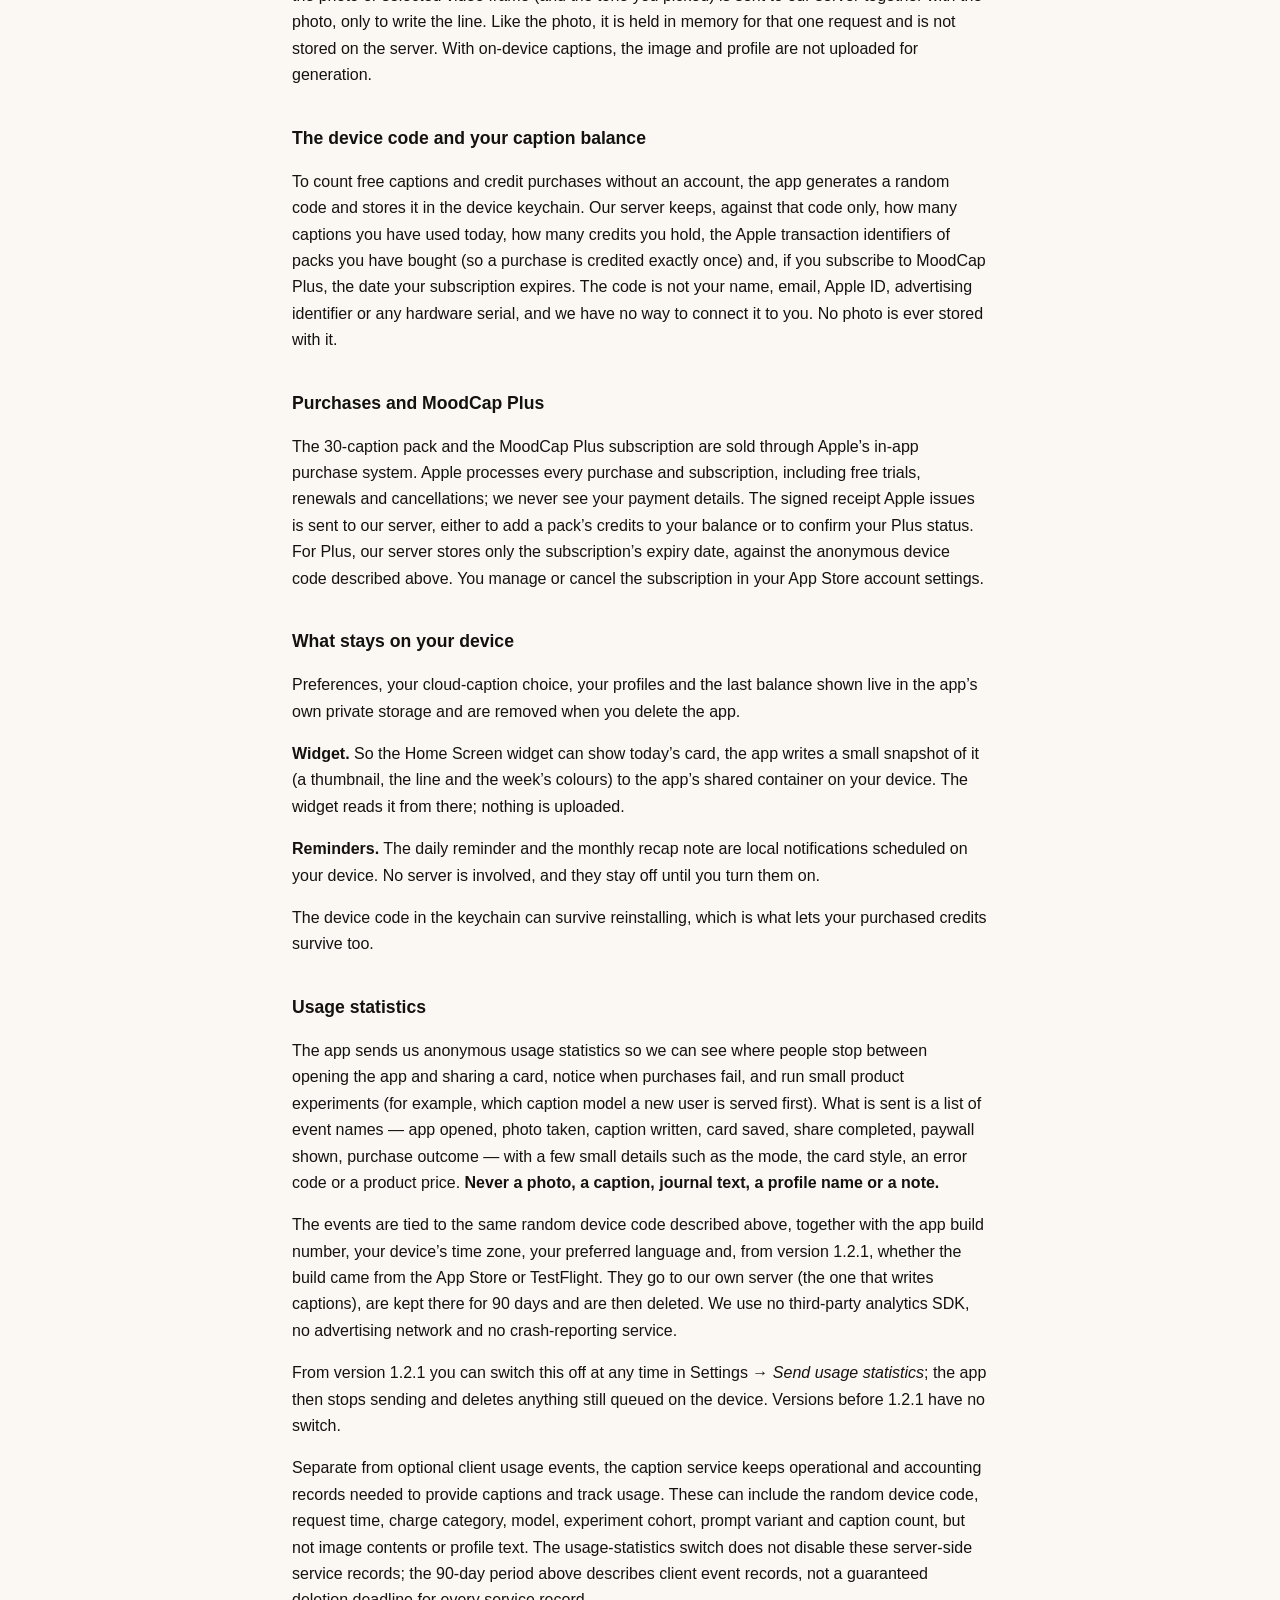
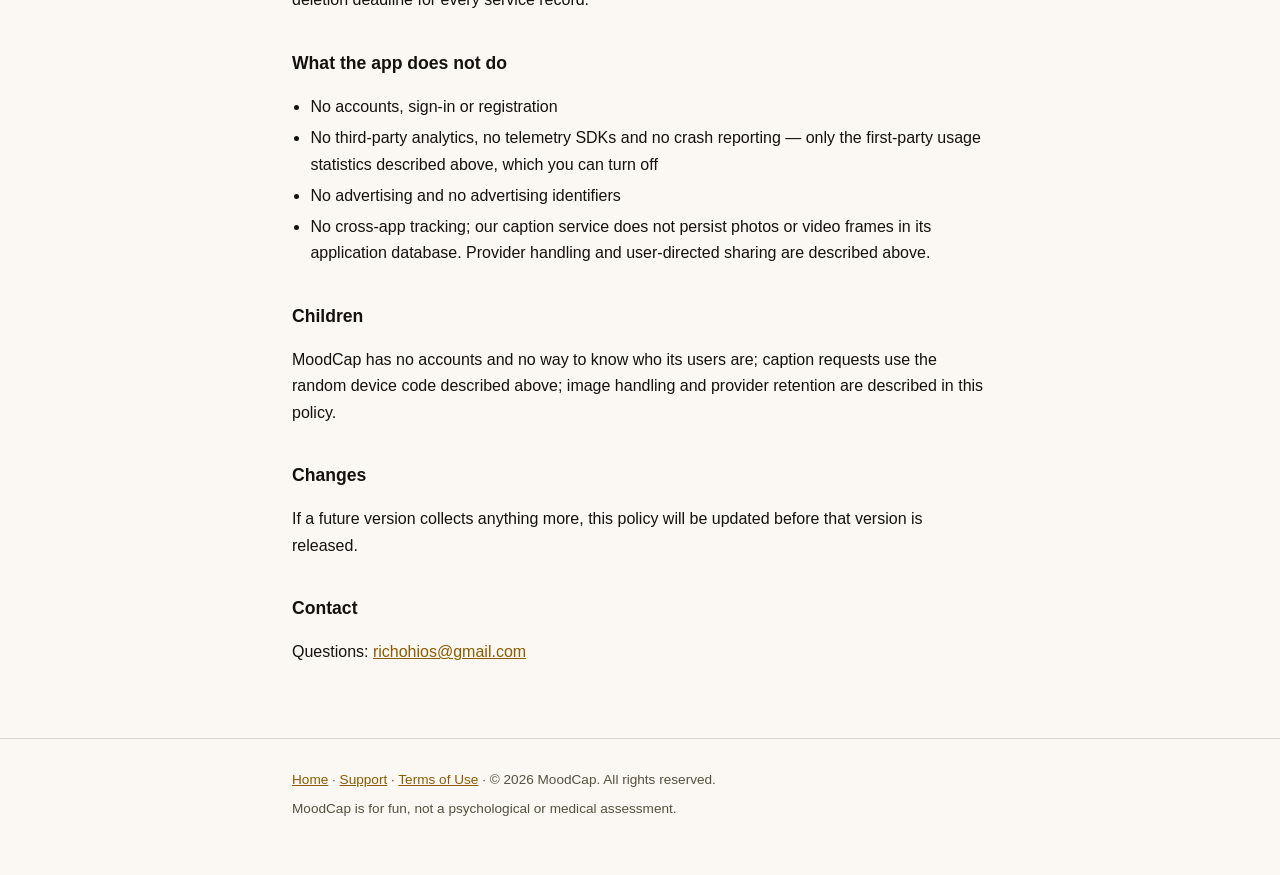
<file: privacy.html>
<!doctype html>
<html lang="en">
<head>
<meta charset="utf-8">
<meta name="viewport" content="width=device-width, initial-scale=1">
<title>Privacy Policy — MoodCap: Vibe Camera &amp; Diary</title>
<meta name="description" content="Privacy policy for MoodCap: Vibe Camera &amp; Diary. Selected photos or video frames support cloud captions; the live mood reading and your timeline stay on your device.">
<link rel="canonical" href="https://richoh86.github.io/moodcap-site/privacy.html">
<meta name="theme-color" content="#14120F">
<link rel="icon" type="image/png" sizes="32x32" href="assets/favicon-32.png">
<link rel="icon" type="image/png" sizes="192x192" href="assets/icon-192.png">
<link rel="apple-touch-icon" href="assets/apple-touch-icon.png">
<style>
  /* Brand values come from Sources/App/BrandTheme.swift — ink #14120F,
     raised surface #221E19, subtitle yellow #F5C84B. */
  :root {
    color-scheme: dark light;
    --ink: #14120F;
    --raised: #221E19;
    --line: rgba(255, 255, 255, 0.12);
    --text: #ffffff;
    --dim: rgba(255, 255, 255, 0.72);
    --accent: #F5C84B;
    --accent-ink: #14120F;
    --link: #F5C84B;
  }
  @media (prefers-color-scheme: light) {
    :root {
      --ink: #FBF8F3;
      --raised: #FFFFFF;
      --line: rgba(20, 18, 15, 0.14);
      --text: #14120F;
      --dim: #55503F;
      --accent: #14120F;
      --accent-ink: #F5C84B;
      --link: #8A5B00;
    }
  }
  * { box-sizing: border-box; }
  html { -webkit-text-size-adjust: 100%; }
  body {
    margin: 0;
    background: var(--ink);
    color: var(--text);
    font: 16px/1.65 -apple-system, BlinkMacSystemFont, "Segoe UI", Roboto,
      "Helvetica Neue", Arial, sans-serif;
    overflow-wrap: break-word;
  }
  .wrap { max-width: 46rem; margin: 0 auto; padding: 0 1.25rem; }
  a { color: var(--link); }
  a:focus-visible { outline: 3px solid var(--accent); outline-offset: 3px; border-radius: 4px; }
  header.bar {
    border-bottom: 1px solid var(--line);
    background: var(--ink);
  }
  .bar .wrap {
    display: flex;
    align-items: center;
    gap: 1rem;
    min-height: 60px;
    flex-wrap: wrap;
  }
  .wordmark {
    font-weight: 700;
    letter-spacing: 0.22em;
    font-size: 0.85rem;
    color: var(--text);
    text-decoration: none;
    margin-right: auto;
  }
  .langs { display: flex; gap: 0.5rem; align-items: center; font-size: 0.85rem; }
  .langs a { color: var(--dim); text-decoration: none; }
  .langs a:hover { color: var(--text); }
  .store {
    display: inline-block;
    background: var(--accent);
    color: var(--accent-ink);
    font-weight: 700;
    text-decoration: none;
    padding: 0.55rem 1rem;
    border-radius: 999px;
    font-size: 0.9rem;
    white-space: nowrap;
  }
  .store:hover { filter: brightness(1.08); }
  main { padding: 2.5rem 0 1rem; }
  h1 { font-size: 1.9rem; margin: 0 0 0.35rem; letter-spacing: -0.02em; }
  h2 { font-size: 1.1rem; margin: 2.2rem 0 0.6rem; }
  .sub { color: var(--dim); margin: 0 0 2rem; }
  .lede {
    background: var(--raised);
    border: 1px solid var(--line);
    border-radius: 16px;
    padding: 1rem 1.15rem;
    margin: 0 0 2rem;
  }
  ul { padding-left: 1.15rem; }
  li { margin: 0.3rem 0; }
  footer {
    border-top: 1px solid var(--line);
    margin-top: 2.5rem;
    padding: 1.5rem 0 3rem;
    color: var(--dim);
    font-size: 0.85rem;
  }
  footer p { margin: 0.4rem 0; }
</style>
</head>
<body>

<header class="bar">
  <div class="wrap">
    <a class="wordmark" href="index.html">MOODCAP</a>
    <nav class="langs" aria-label="Language">
      <a href="index.html" lang="en">EN</a>
      <span aria-hidden="true">·</span>
      <a href="ko/index.html" lang="ko" hreflang="ko">한국어</a>
    </nav>
    <a class="store" href="https://apps.apple.com/app/apple-store/id6801974284?pt=119467638&amp;ct=site&amp;mt=8">App&nbsp;Store</a>
  </div>
</header>

<main>
  <div class="wrap">
<h1>Privacy Policy</h1>
<p class="sub">MoodCap: Vibe Camera &amp; Diary · Last updated 26 October 2026</p>
<p class="lede"><strong>MoodCap processes live mood reading, your journal and video editing on your device. When you choose cloud caption generation, the selected photo or representative video frame and applicable caption settings are sent to our caption service and AI provider. Separate service, purchase and optional usage-statistics data are described below. We do not use these data for advertising or cross-app tracking.</strong></p>
<h2>Two ways to write a caption</h2>
<p><strong>On-device.</strong> On iPhones that support Apple Intelligence, captions can be written
entirely on the phone. In that mode the image and profile are not uploaded for caption generation. Separate service and usage-statistics traffic is described below.</p>
<p><strong>Cloud.</strong> Cloud captions are off until you allow them in the app. When you do, each
photo you choose is sent securely to our server, which passes it to Anthropic&rsquo;s Claude API to
write the caption and returns the result. Our caption server processes the image and applicable profile in memory for the request and does not persist those contents in its application database. Anthropic handles API inputs under its applicable <a href="https://www.anthropic.com/legal/privacy">privacy policy</a> and commercial terms, including any applicable abuse-prevention retention. Our server runs on Cloudflare&rsquo;s infrastructure, which relays the request
under its <a href="https://www.cloudflare.com/privacypolicy/">privacy policy</a>. Finished cards
are saved only where you choose (your photo library or the share sheet).</p>
<h2>Video captions (from version 1.3.0)</h2>
<p>Videos recorded or selected in the video editor are processed on your device for preview and export. MoodCap does not upload the full video or its audio to generate a caption. If you enable cloud captions and tap the generation button, the still frame shown in the editor is sent through MoodCap&rsquo;s caption service to Anthropic (Claude), together with caption settings and any applicable saved profile described below. Existing request metadata and the random device code support the service and caption balance. Manually entered captions and on-device generation do not require this image upload.</p>
<p>Camera and microphone access support recording; photo-library add access supports saving. You can keep or mute the original sound. Saving to Photos or choosing a sharing destination creates a copy outside the editor&rsquo;s temporary workspace.</p>
<p>The app attempts to remove temporary editing and export copies after the editor closes and active operations finish. After an interruption, it attempts to clear abandoned workspace directories the next time a video workspace opens. Unadopted import files become eligible for cleanup after ten minutes. Immediate deletion after a crash or file-system failure is not guaranteed. Copies you deliberately save or share are not removed by this cleanup.</p>
<p>If you choose Keep in MoodCap, the app keeps one finished captioned video and a still image from it in app storage on your device. If you choose Keep draft, it keeps one unfinished source video, a still image and your editing choices. You can remove or replace these copies from within the app. Copies you saved to Photos or shared elsewhere are unaffected. If you later request a cloud caption for a draft, the selected frame is sent as described above; the full video and audio are not sent for caption generation.</p>
<h2>Profiles</h2>
<p>A profile is the name, up to three traits and the short note you enter for yourself, a pet
or the two of you. Profiles are stored on your device. When you make a cloud caption, the one
profile that fits the photo or selected video frame (and the tone you picked) is sent to our server together with the
photo, only to write the line. Like the photo, it is held in memory for that one request and
is not stored on the server. With on-device captions, the image and profile are not uploaded for generation.</p>
<h2>The device code and your caption balance</h2>
<p>To count free captions and credit purchases without an account, the app generates a random
code and stores it in the device keychain. Our server keeps, against that code only, how many
captions you have used today, how many credits you hold, the Apple transaction identifiers
of packs you have bought (so a purchase is credited exactly once) and, if you subscribe to
MoodCap Plus, the date your subscription expires. The code is not your name,
email, Apple ID, advertising identifier or any hardware serial, and we have no way to connect it
to you. No photo is ever stored with it.</p>
<h2>Purchases and MoodCap Plus</h2>
<p>The 30-caption pack and the MoodCap Plus subscription are sold through Apple&rsquo;s in-app
purchase system. Apple processes every purchase and subscription, including free trials,
renewals and cancellations; we never see your payment details. The signed receipt Apple issues
is sent to our server, either to add a pack&rsquo;s credits to your balance or to confirm your
Plus status. For Plus, our server stores only the subscription&rsquo;s expiry date, against the
anonymous device code described above. You manage or cancel the subscription in your App Store
account settings.</p>
<h2>What stays on your device</h2>
<p>Preferences, your cloud-caption choice, your profiles and the last balance shown live in the
app&rsquo;s own private storage and are removed when you delete the app.</p>
<p><strong>Widget.</strong> So the Home Screen widget can show today&rsquo;s card, the app writes a
small snapshot of it (a thumbnail, the line and the week&rsquo;s colours) to the app&rsquo;s shared
container on your device. The widget reads it from there; nothing is uploaded.</p>
<p><strong>Reminders.</strong> The daily reminder and the monthly recap note are local
notifications scheduled on your device. No server is involved, and they stay off until you
turn them on.</p>
<p>The device code in the keychain can survive reinstalling, which is what lets your purchased credits survive too.</p>
<h2>Usage statistics</h2>
<p>The app sends us anonymous usage statistics so we can see where people stop between opening
the app and sharing a card, notice when purchases fail, and run small product experiments (for
example, which caption model a new user is served first). What is sent is a list of event
names &mdash; app opened, photo taken, caption written, card saved, share completed, paywall
shown, purchase outcome &mdash; with a few small details such as the mode, the card style, an
error code or a product price. <strong>Never a photo, a caption, journal text, a profile name
or a note.</strong></p>
<p>The events are tied to the same random device code described above, together with the app
build number, your device&rsquo;s time zone, your preferred language and, from version 1.2.1,
whether the build came from the App Store or TestFlight. They go to our own server (the one
that writes captions), are kept there for 90 days and are then deleted. We use no third-party
analytics SDK, no advertising network and no crash-reporting service.</p>
<p>From version 1.2.1 you can switch this off at any time in Settings &rarr; <em>Send usage
statistics</em>; the app then stops sending and deletes anything still queued on the device.
Versions before 1.2.1 have no switch.</p>
<p>Separate from optional client usage events, the caption service keeps operational and accounting records needed to provide captions and track usage. These can include the random device code, request time, charge category, model, experiment cohort, prompt variant and caption count, but not image contents or profile text. The usage-statistics switch does not disable these server-side service records; the 90-day period above describes client event records, not a guaranteed deletion deadline for every service record.</p>
<h2>What the app does not do</h2>
<ul>
  <li>No accounts, sign-in or registration</li>
  <li>No third-party analytics, no telemetry SDKs and no crash reporting &mdash; only the first-party usage statistics described above, which you can turn off</li>
  <li>No advertising and no advertising identifiers</li>
  <li>No cross-app tracking; our caption service does not persist photos or video frames in its application database. Provider handling and user-directed sharing are described above.</li>
</ul>
<h2>Children</h2>
<p>MoodCap has no accounts and no way to know who its users are; caption requests use the random device code described above; image handling and provider retention are described in this policy.</p>
<h2>Changes</h2>
<p>If a future version collects anything more, this policy will be updated before that
version is released.</p>
<h2>Contact</h2><p>Questions: <a href="mailto:richohios@gmail.com">richohios@gmail.com</a></p>
  </div>
</main>

<footer>
  <div class="wrap">
    <p><a href="index.html">Home</a> · <a href="support.html">Support</a> ·
      <a href="https://www.apple.com/legal/internet-services/itunes/dev/stdeula/">Terms of Use</a> ·
      © 2026 MoodCap. All rights reserved.</p>
    <p>MoodCap is for fun, not a psychological or medical assessment.</p>
  </div>
</footer>

</body>
</html>
</file>
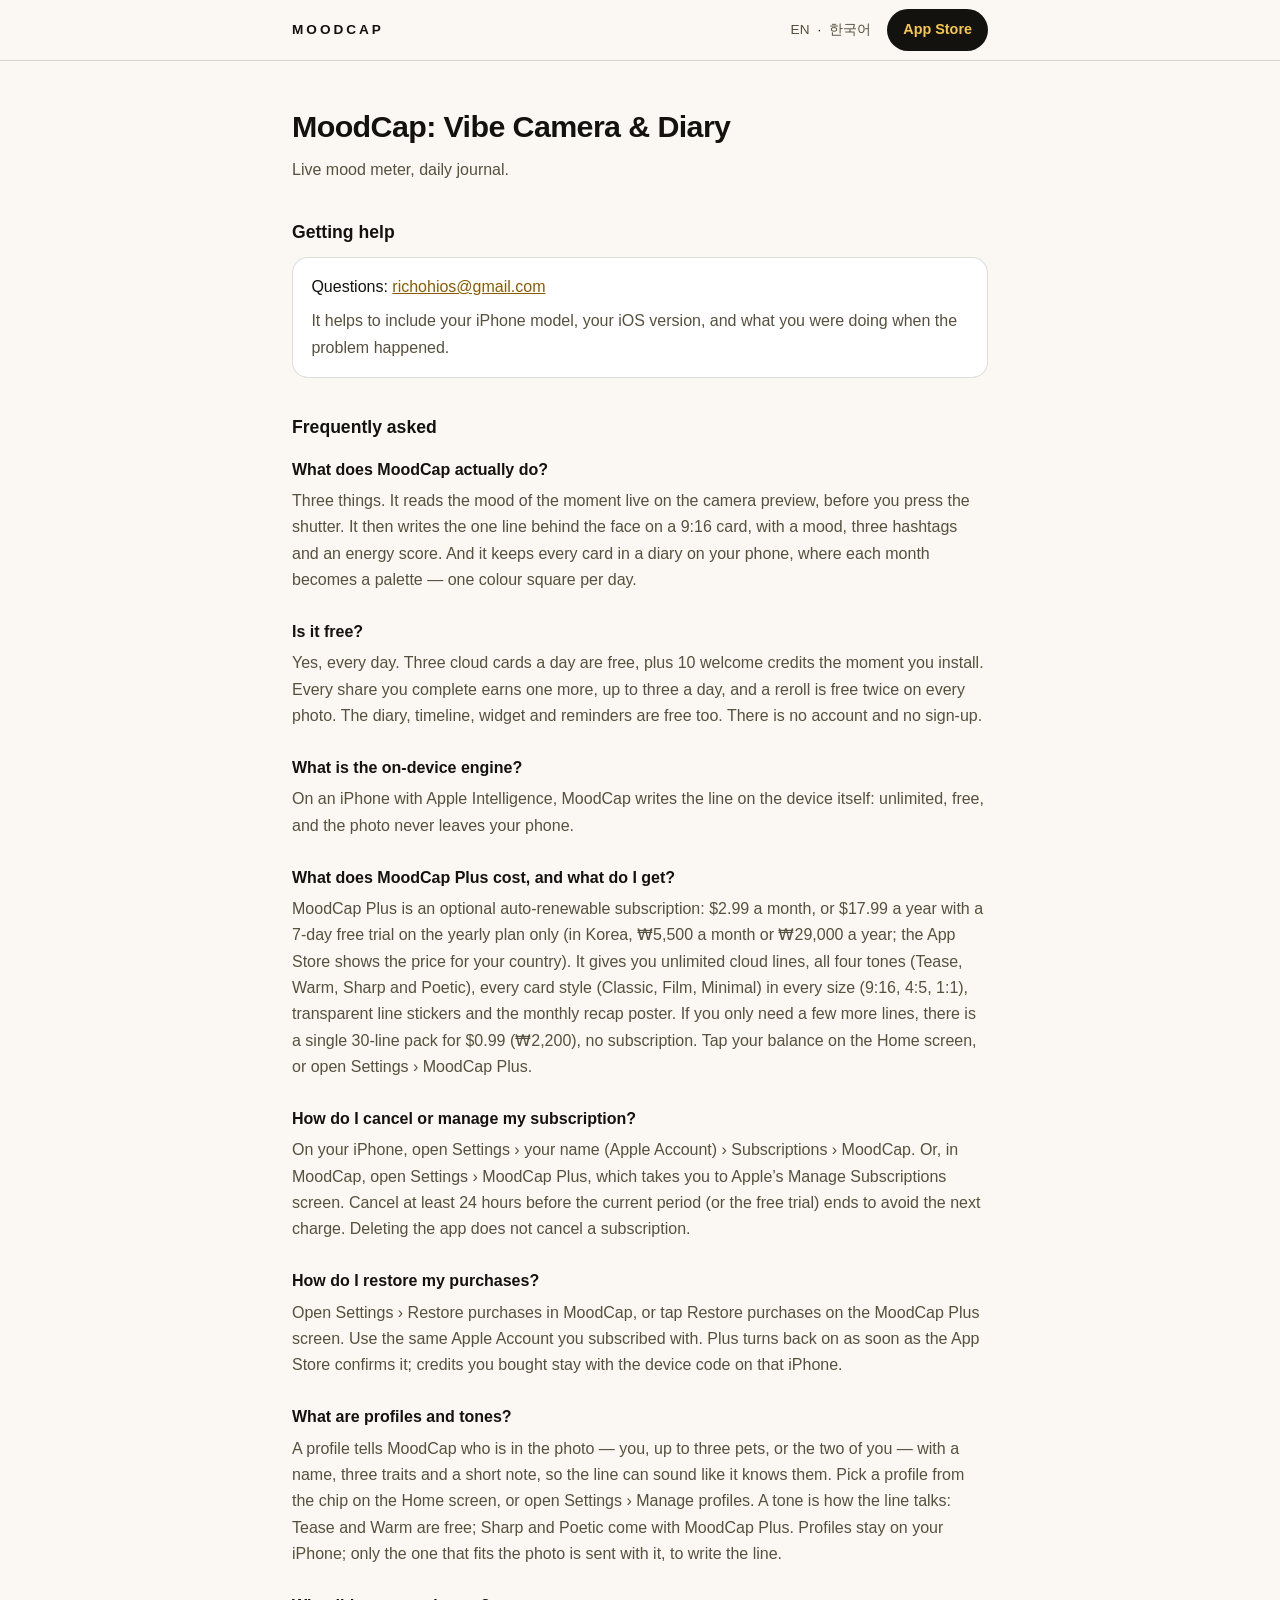
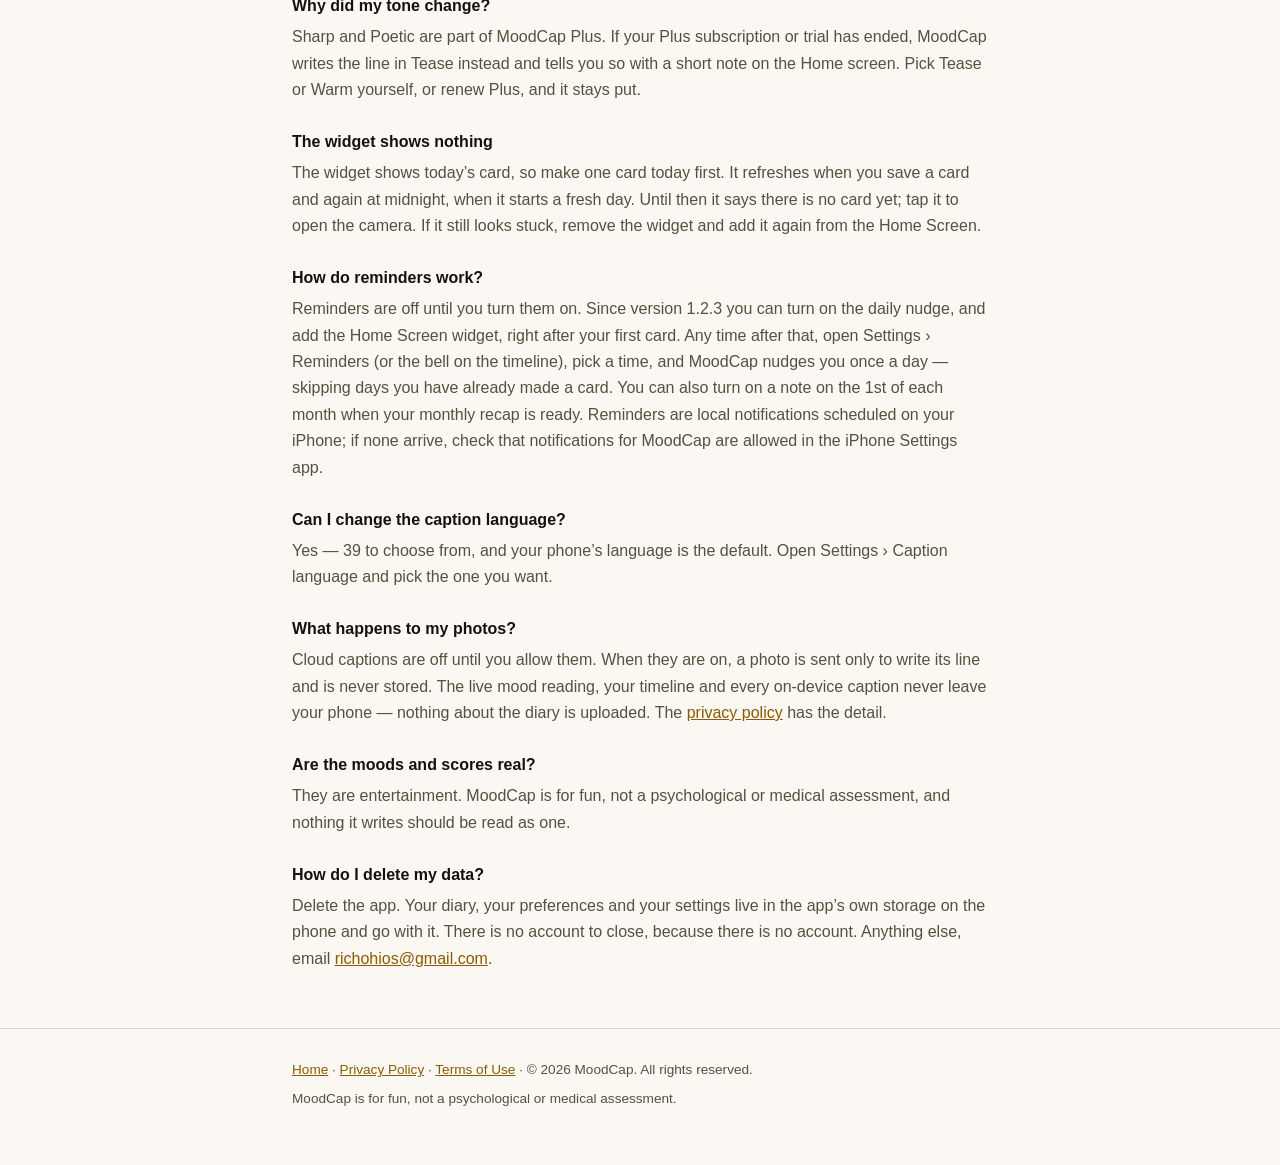
<file: support.html>
<!doctype html>
<html lang="en">
<head>
<meta charset="utf-8">
<meta name="viewport" content="width=device-width, initial-scale=1">
<title>MoodCap: Vibe Camera &amp; Diary — Support</title>
<meta name="description" content="Support for MoodCap: Vibe Camera &amp; Diary — how to get help and what to include in your message.">
<link rel="canonical" href="https://richoh86.github.io/moodcap-site/support.html">
<meta name="theme-color" content="#14120F">
<link rel="icon" type="image/png" sizes="32x32" href="assets/favicon-32.png">
<link rel="icon" type="image/png" sizes="192x192" href="assets/icon-192.png">
<link rel="apple-touch-icon" href="assets/apple-touch-icon.png">
<style>
  /* Brand values come from Sources/App/BrandTheme.swift — ink #14120F,
     raised surface #221E19, subtitle yellow #F5C84B. */
  :root {
    color-scheme: dark light;
    --ink: #14120F;
    --raised: #221E19;
    --line: rgba(255, 255, 255, 0.12);
    --text: #ffffff;
    --dim: rgba(255, 255, 255, 0.72);
    --accent: #F5C84B;
    --accent-ink: #14120F;
    --link: #F5C84B;
  }
  @media (prefers-color-scheme: light) {
    :root {
      --ink: #FBF8F3;
      --raised: #FFFFFF;
      --line: rgba(20, 18, 15, 0.14);
      --text: #14120F;
      --dim: #55503F;
      --accent: #14120F;
      --accent-ink: #F5C84B;
      --link: #8A5B00;
    }
  }
  * { box-sizing: border-box; }
  html { -webkit-text-size-adjust: 100%; }
  body {
    margin: 0;
    background: var(--ink);
    color: var(--text);
    font: 16px/1.65 -apple-system, BlinkMacSystemFont, "Segoe UI", Roboto,
      "Helvetica Neue", Arial, sans-serif;
    overflow-wrap: break-word;
  }
  .wrap { max-width: 46rem; margin: 0 auto; padding: 0 1.25rem; }
  a { color: var(--link); }
  a:focus-visible { outline: 3px solid var(--accent); outline-offset: 3px; border-radius: 4px; }
  header.bar {
    border-bottom: 1px solid var(--line);
    background: var(--ink);
  }
  .bar .wrap {
    display: flex;
    align-items: center;
    gap: 1rem;
    min-height: 60px;
    flex-wrap: wrap;
  }
  .wordmark {
    font-weight: 700;
    letter-spacing: 0.22em;
    font-size: 0.85rem;
    color: var(--text);
    text-decoration: none;
    margin-right: auto;
  }
  .langs { display: flex; gap: 0.5rem; align-items: center; font-size: 0.85rem; }
  .langs a { color: var(--dim); text-decoration: none; }
  .langs a:hover { color: var(--text); }
  .store {
    display: inline-block;
    background: var(--accent);
    color: var(--accent-ink);
    font-weight: 700;
    text-decoration: none;
    padding: 0.55rem 1rem;
    border-radius: 999px;
    font-size: 0.9rem;
    white-space: nowrap;
  }
  .store:hover { filter: brightness(1.08); }
  main { padding: 2.5rem 0 1rem; }
  h1 { font-size: 1.9rem; margin: 0 0 0.35rem; letter-spacing: -0.02em; }
  h2 { font-size: 1.1rem; margin: 2.2rem 0 0.6rem; }
  .sub { color: var(--dim); margin: 0 0 2rem; }
  .lede {
    background: var(--raised);
    border: 1px solid var(--line);
    border-radius: 16px;
    padding: 1rem 1.15rem;
    margin: 0 0 2rem;
  }
  .lede p { margin: 0 0 0.5rem; }
  .lede p:last-child { margin-bottom: 0; }
  .quiet { color: var(--dim); }
  h3 { font-size: 1rem; margin: 1.6rem 0 0.3rem; }
  .faq h3:first-child { margin-top: 0.9rem; }
  .faq p { color: var(--dim); margin: 0; }
  footer {
    border-top: 1px solid var(--line);
    margin-top: 2.5rem;
    padding: 1.5rem 0 3rem;
    color: var(--dim);
    font-size: 0.85rem;
  }
  footer p { margin: 0.4rem 0; }
</style>
</head>
<body>

<header class="bar">
  <div class="wrap">
    <a class="wordmark" href="index.html">MOODCAP</a>
    <nav class="langs" aria-label="Language">
      <a href="index.html" lang="en">EN</a>
      <span aria-hidden="true">·</span>
      <a href="ko/index.html" lang="ko" hreflang="ko">한국어</a>
    </nav>
    <a class="store" href="https://apps.apple.com/app/apple-store/id6801974284?pt=119467638&amp;ct=site&amp;mt=8">App&nbsp;Store</a>
  </div>
</header>

<main>
  <div class="wrap">
    <h1>MoodCap: Vibe Camera &amp; Diary</h1>
    <p class="sub">Live mood meter, daily journal.</p>
    <h2>Getting help</h2>
    <div class="lede">
      <p>Questions: <a href="mailto:richohios@gmail.com">richohios@gmail.com</a></p>
      <p class="quiet">It helps to include your iPhone model, your iOS
        version, and what you were doing when the problem happened.</p>
    </div>
    <h2>Frequently asked</h2>
    <div class="faq">
      <h3>What does MoodCap actually do?</h3>
      <p>Three things. It reads the mood of the moment live on the camera preview, before you
        press the shutter. It then writes the one line behind the face on a 9:16 card, with a
        mood, three hashtags and an energy score. And it keeps every card in a diary on your
        phone, where each month becomes a palette &mdash; one colour square per day.</p>

      <h3>Is it free?</h3>
      <p>Yes, every day. Three cloud cards a day are free, plus 10 welcome credits the moment
        you install. Every share you complete earns one more, up to three a day, and a reroll
        is free twice on every photo. The diary, timeline, widget and reminders are free too.
        There is no account and no sign-up.</p>

      <h3>What is the on-device engine?</h3>
      <p>On an iPhone with Apple Intelligence, MoodCap writes the line on the device itself:
        unlimited, free, and the photo never leaves your phone.</p>

      <h3>What does MoodCap Plus cost, and what do I get?</h3>
      <p>MoodCap Plus is an optional auto-renewable subscription: $2.99 a month, or $17.99 a
        year with a 7-day free trial on the yearly plan only (in Korea, &#8361;5,500 a month or
        &#8361;29,000 a year; the App Store shows the price for your country). It gives you
        unlimited cloud lines, all four tones (Tease, Warm, Sharp and Poetic), every card style
        (Classic, Film, Minimal) in every size (9:16, 4:5, 1:1), transparent line stickers and
        the monthly recap poster. If you only need a few more lines, there is a single
        30-line pack for $0.99 (&#8361;2,200), no subscription. Tap your balance on the Home
        screen, or open Settings &rsaquo; MoodCap Plus.</p>

      <h3>How do I cancel or manage my subscription?</h3>
      <p>On your iPhone, open Settings &rsaquo; your name (Apple Account) &rsaquo; Subscriptions
        &rsaquo; MoodCap. Or, in MoodCap, open Settings &rsaquo; MoodCap Plus, which takes you
        to Apple&rsquo;s Manage Subscriptions screen. Cancel at least 24 hours before the
        current period (or the free trial) ends to avoid the next charge. Deleting the app does
        not cancel a subscription.</p>

      <h3>How do I restore my purchases?</h3>
      <p>Open Settings &rsaquo; Restore purchases in MoodCap, or tap Restore purchases on the
        MoodCap Plus screen. Use the same Apple Account you subscribed with. Plus turns back on
        as soon as the App Store confirms it; credits you bought stay with the device code on
        that iPhone.</p>

      <h3>What are profiles and tones?</h3>
      <p>A profile tells MoodCap who is in the photo &mdash; you, up to three pets, or the two
        of you &mdash; with a name, three traits and a short note, so the line can sound like it
        knows them. Pick a profile from the chip on the Home screen, or open Settings &rsaquo;
        Manage profiles. A tone is how the line talks: Tease and Warm are free; Sharp and Poetic
        come with MoodCap Plus. Profiles stay on your iPhone; only the one that fits the photo
        is sent with it, to write the line.</p>

      <h3>Why did my tone change?</h3>
      <p>Sharp and Poetic are part of MoodCap Plus. If your Plus subscription or trial has
        ended, MoodCap writes the line in Tease instead and tells you so with a short note on
        the Home screen. Pick Tease or Warm yourself, or renew Plus, and it stays put.</p>

      <h3>The widget shows nothing</h3>
      <p>The widget shows today&rsquo;s card, so make one card today first. It refreshes when
        you save a card and again at midnight, when it starts a fresh day. Until then it says
        there is no card yet; tap it to open the camera. If it still looks stuck, remove the
        widget and add it again from the Home Screen.</p>

      <h3>How do reminders work?</h3>
      <p>Reminders are off until you turn them on. Since version 1.2.3 you can turn on the
        daily nudge, and add the Home Screen widget, right after your first card. Any time
        after that, open Settings &rsaquo; Reminders (or the bell on the timeline), pick a time, and MoodCap nudges you once a day &mdash; skipping
        days you have already made a card. You can also turn on a note on the 1st of each month
        when your monthly recap is ready. Reminders are local notifications scheduled on your
        iPhone; if none arrive, check that notifications for MoodCap are allowed in the iPhone
        Settings app.</p>

      <h3>Can I change the caption language?</h3>
      <p>Yes &mdash; 39 to choose from, and your phone&rsquo;s language is the default. Open
        Settings &rsaquo; Caption language and pick the one you want.</p>

      <h3>What happens to my photos?</h3>
      <p>Cloud captions are off until you allow them. When they are on, a photo is sent only to
        write its line and is never stored. The live mood reading, your timeline and every
        on-device caption never leave your phone &mdash; nothing about the diary is uploaded.
        The <a href="privacy.html">privacy policy</a> has the detail.</p>

      <h3>Are the moods and scores real?</h3>
      <p>They are entertainment. MoodCap is for fun, not a psychological or medical assessment,
        and nothing it writes should be read as one.</p>

      <h3>How do I delete my data?</h3>
      <p>Delete the app. Your diary, your preferences and your settings live in the app&rsquo;s
        own storage on the phone and go with it. There is no account to close, because there is
        no account. Anything else, email
        <a href="mailto:richohios@gmail.com">richohios@gmail.com</a>.</p>
    </div>
  </div>
</main>

<footer>
  <div class="wrap">
    <p><a href="index.html">Home</a> · <a href="privacy.html">Privacy Policy</a> ·
      <a href="https://www.apple.com/legal/internet-services/itunes/dev/stdeula/">Terms of Use</a> ·
      © 2026 MoodCap. All rights reserved.</p>
    <p>MoodCap is for fun, not a psychological or medical assessment.</p>
  </div>
</footer>

</body>
</html>
</file>
